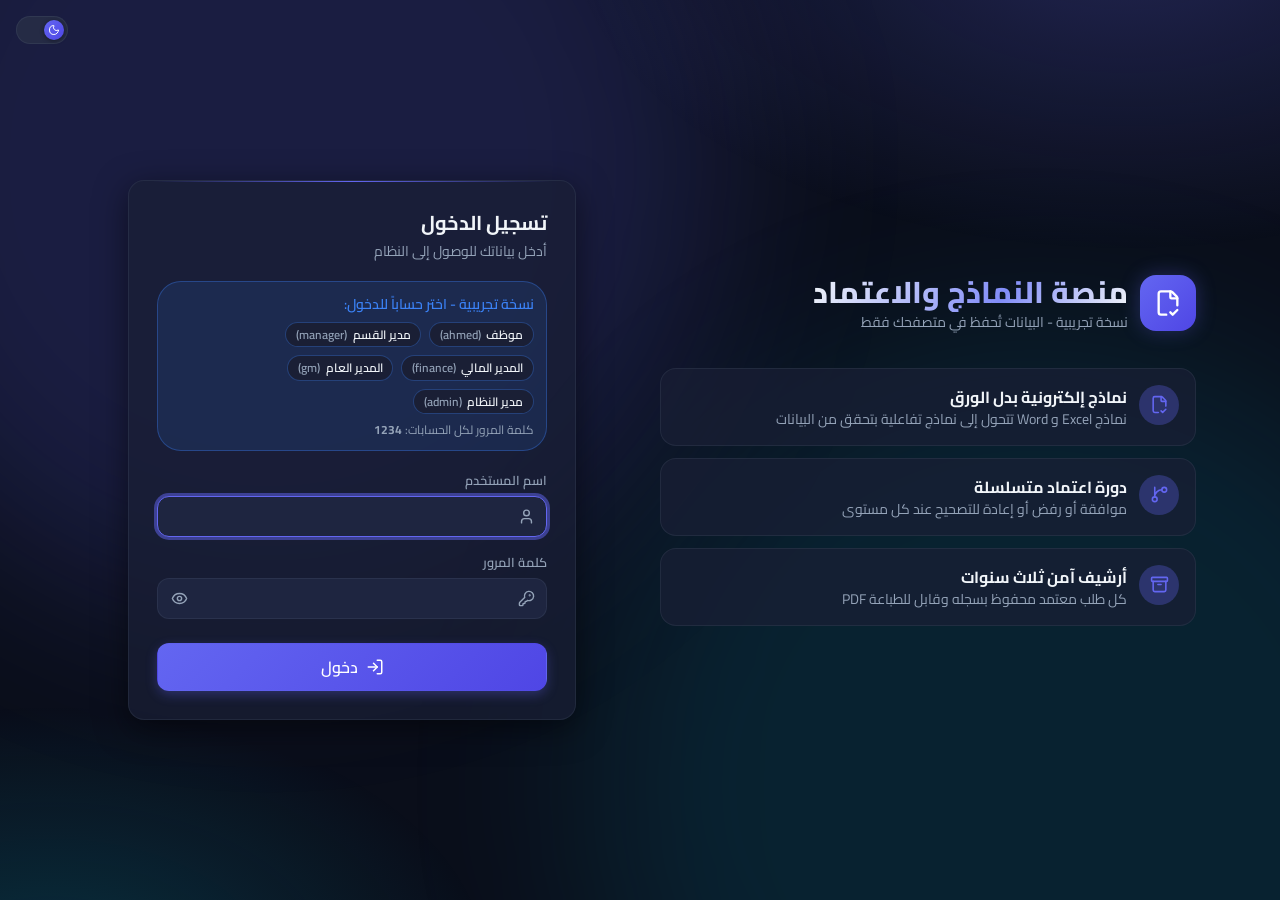
<file: index.html>
<!doctype html>
<html lang="ar" dir="rtl" data-theme="dark">
  <head>
    <meta charset="UTF-8" />
    <link rel="icon" href="./favicon.svg" />
    <meta name="viewport" content="width=device-width, initial-scale=1.0" />
    <title>منصة النماذج والاعتماد - نسخة تجريبية</title>
    <script>
      try { var t = localStorage.getItem('fa_theme'); if (t === 'light' || t === 'dark') document.documentElement.setAttribute('data-theme', t) } catch (e) {}
    </script>
    <link rel="preconnect" href="https://fonts.googleapis.com" />
    <link rel="preconnect" href="https://fonts.gstatic.com" crossorigin />
    <link href="https://fonts.googleapis.com/css2?family=Cairo:wght@300;400;500;600;700;800&family=Inter:wght@400;500;600;700&display=swap" rel="stylesheet" />
    <script type="module" crossorigin src="./assets/index-Bqmju531.js"></script>
    <link rel="stylesheet" crossorigin href="./assets/index-BE-2AgKx.css">
  </head>
  <body>
    <div id="root"></div>
  </body>
</html>
</file>
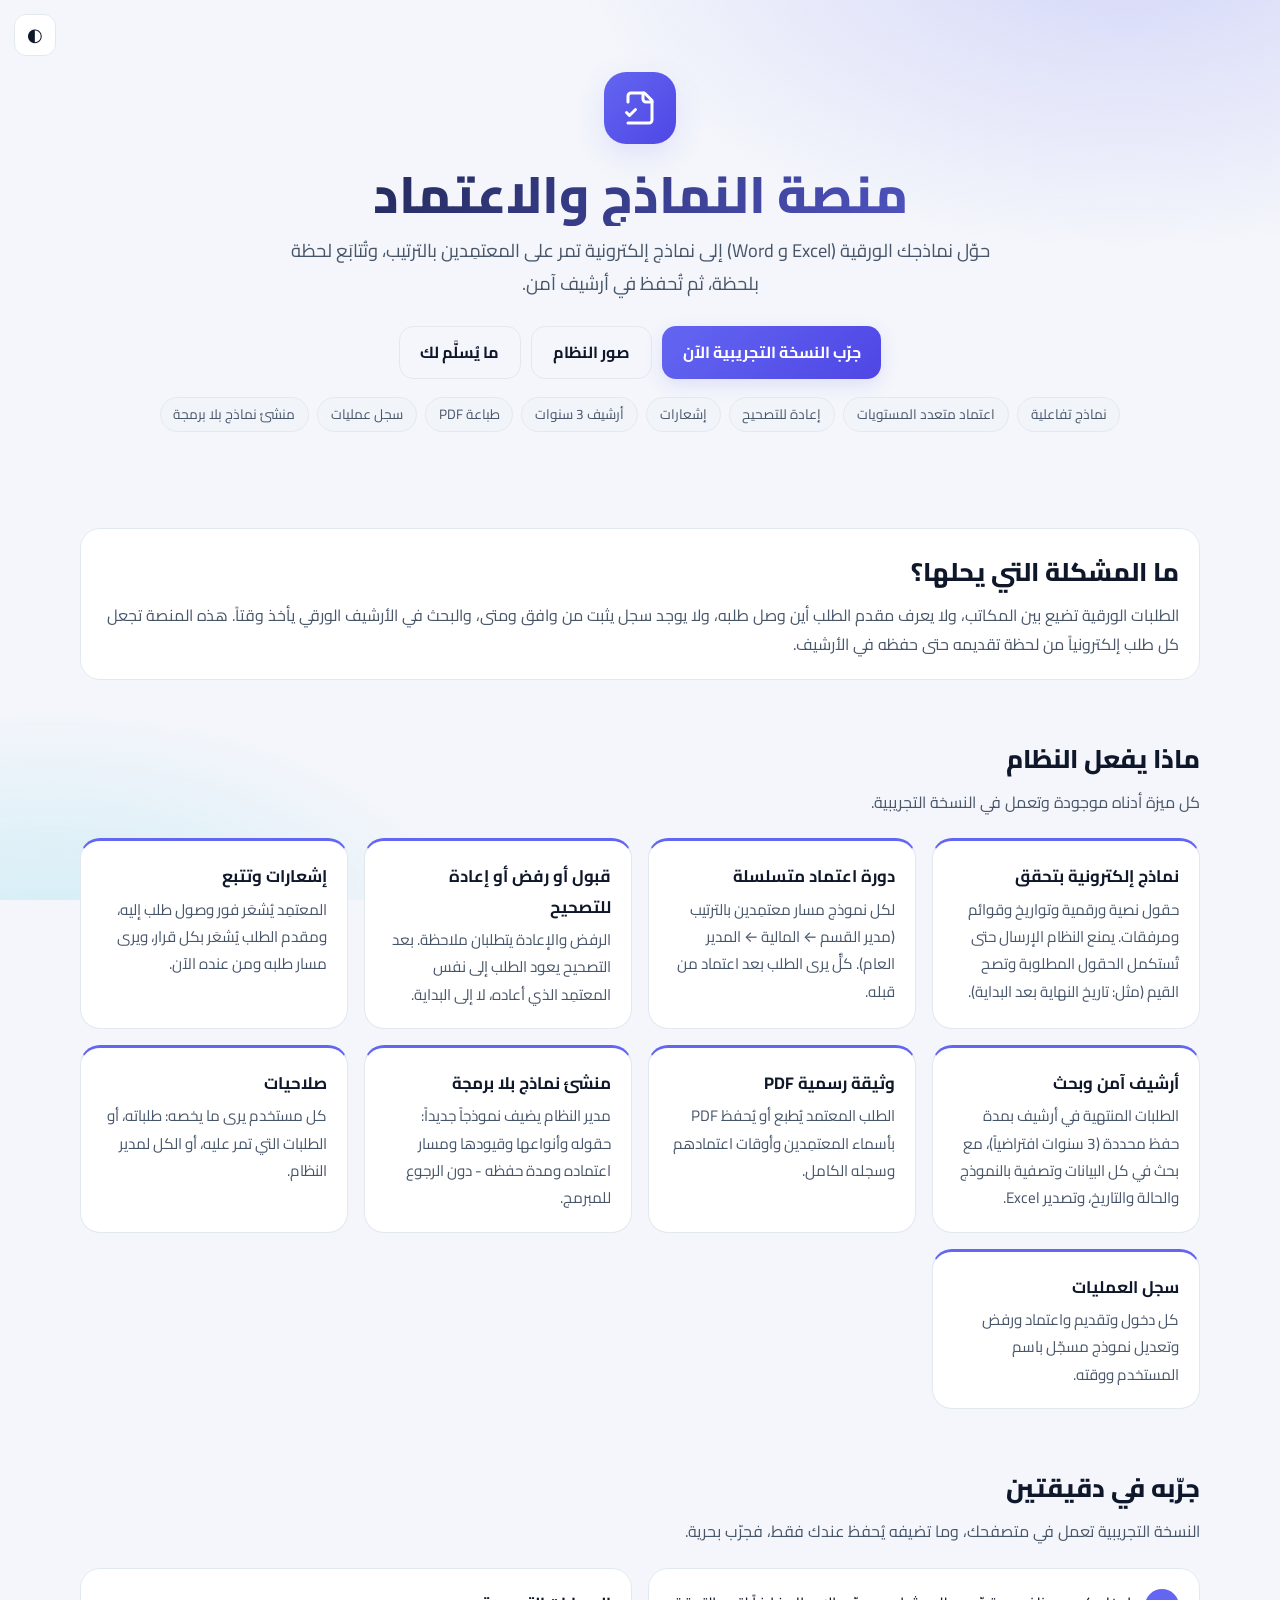
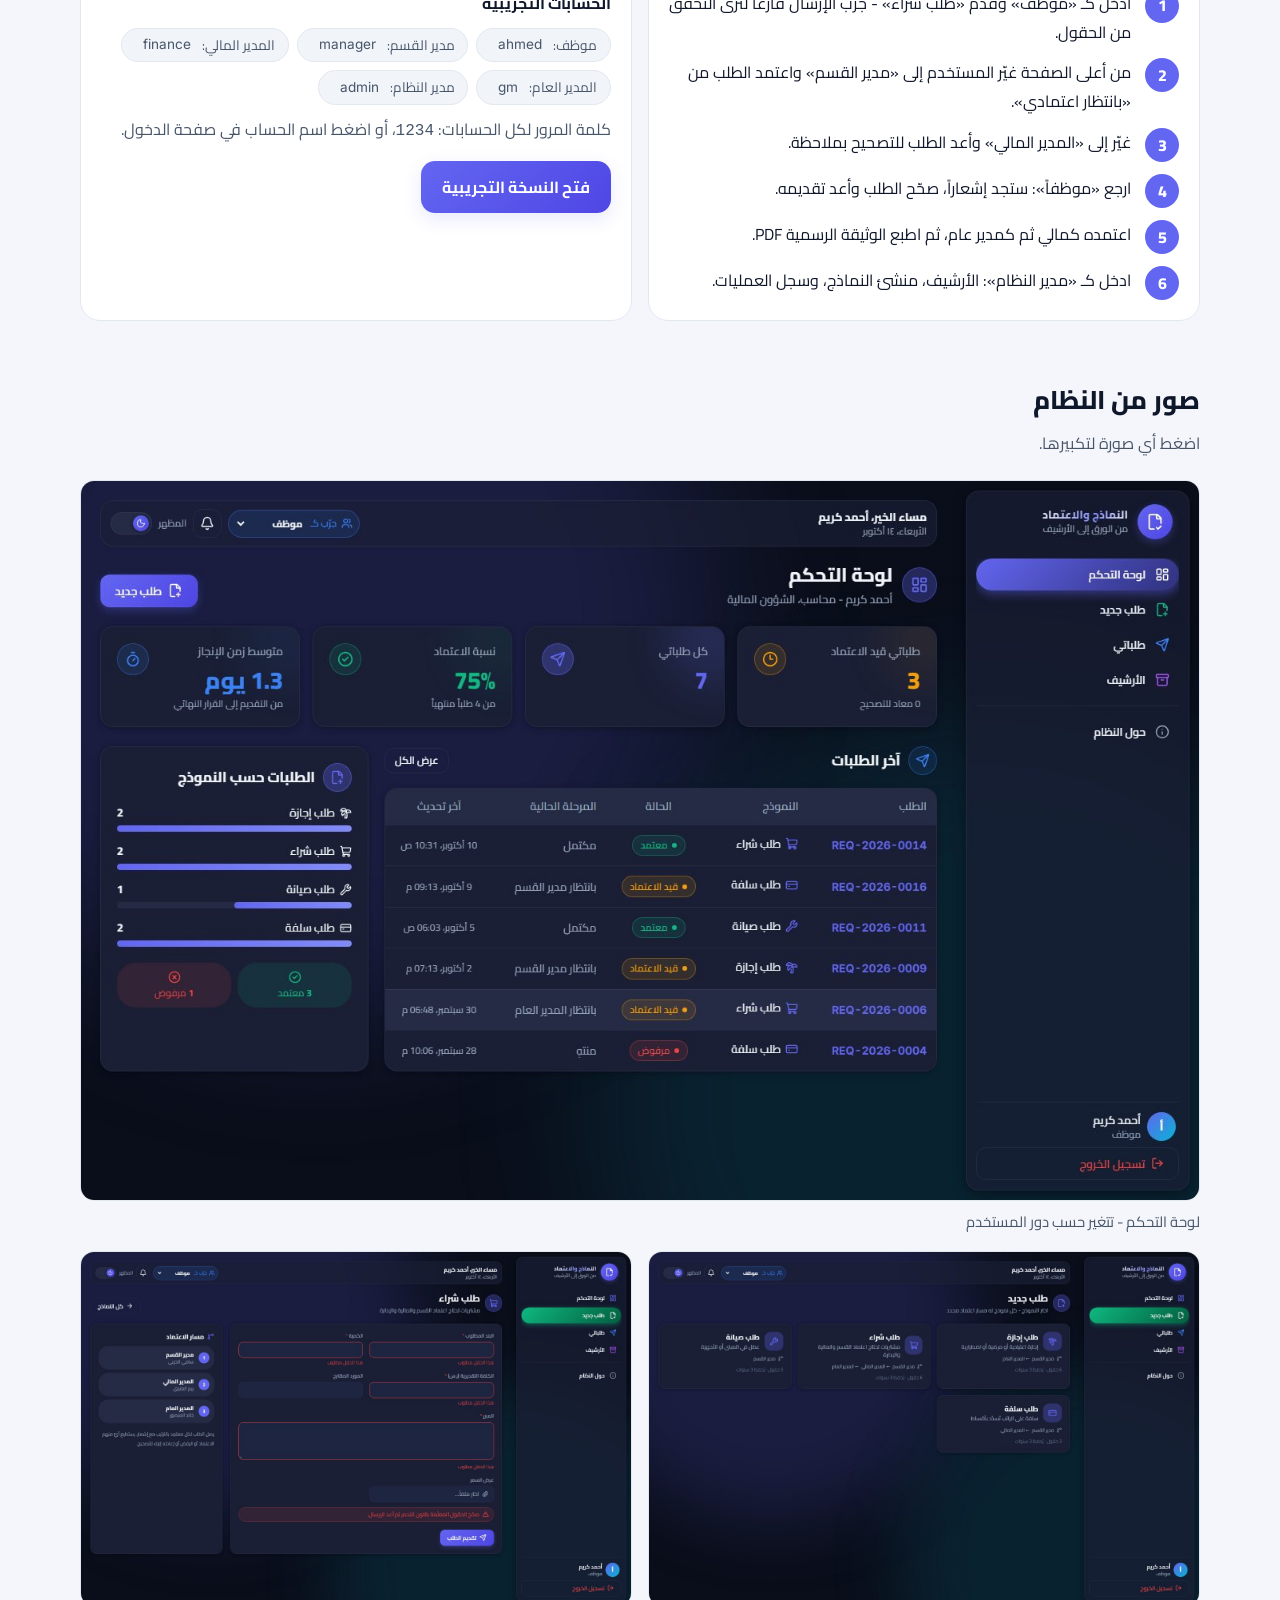
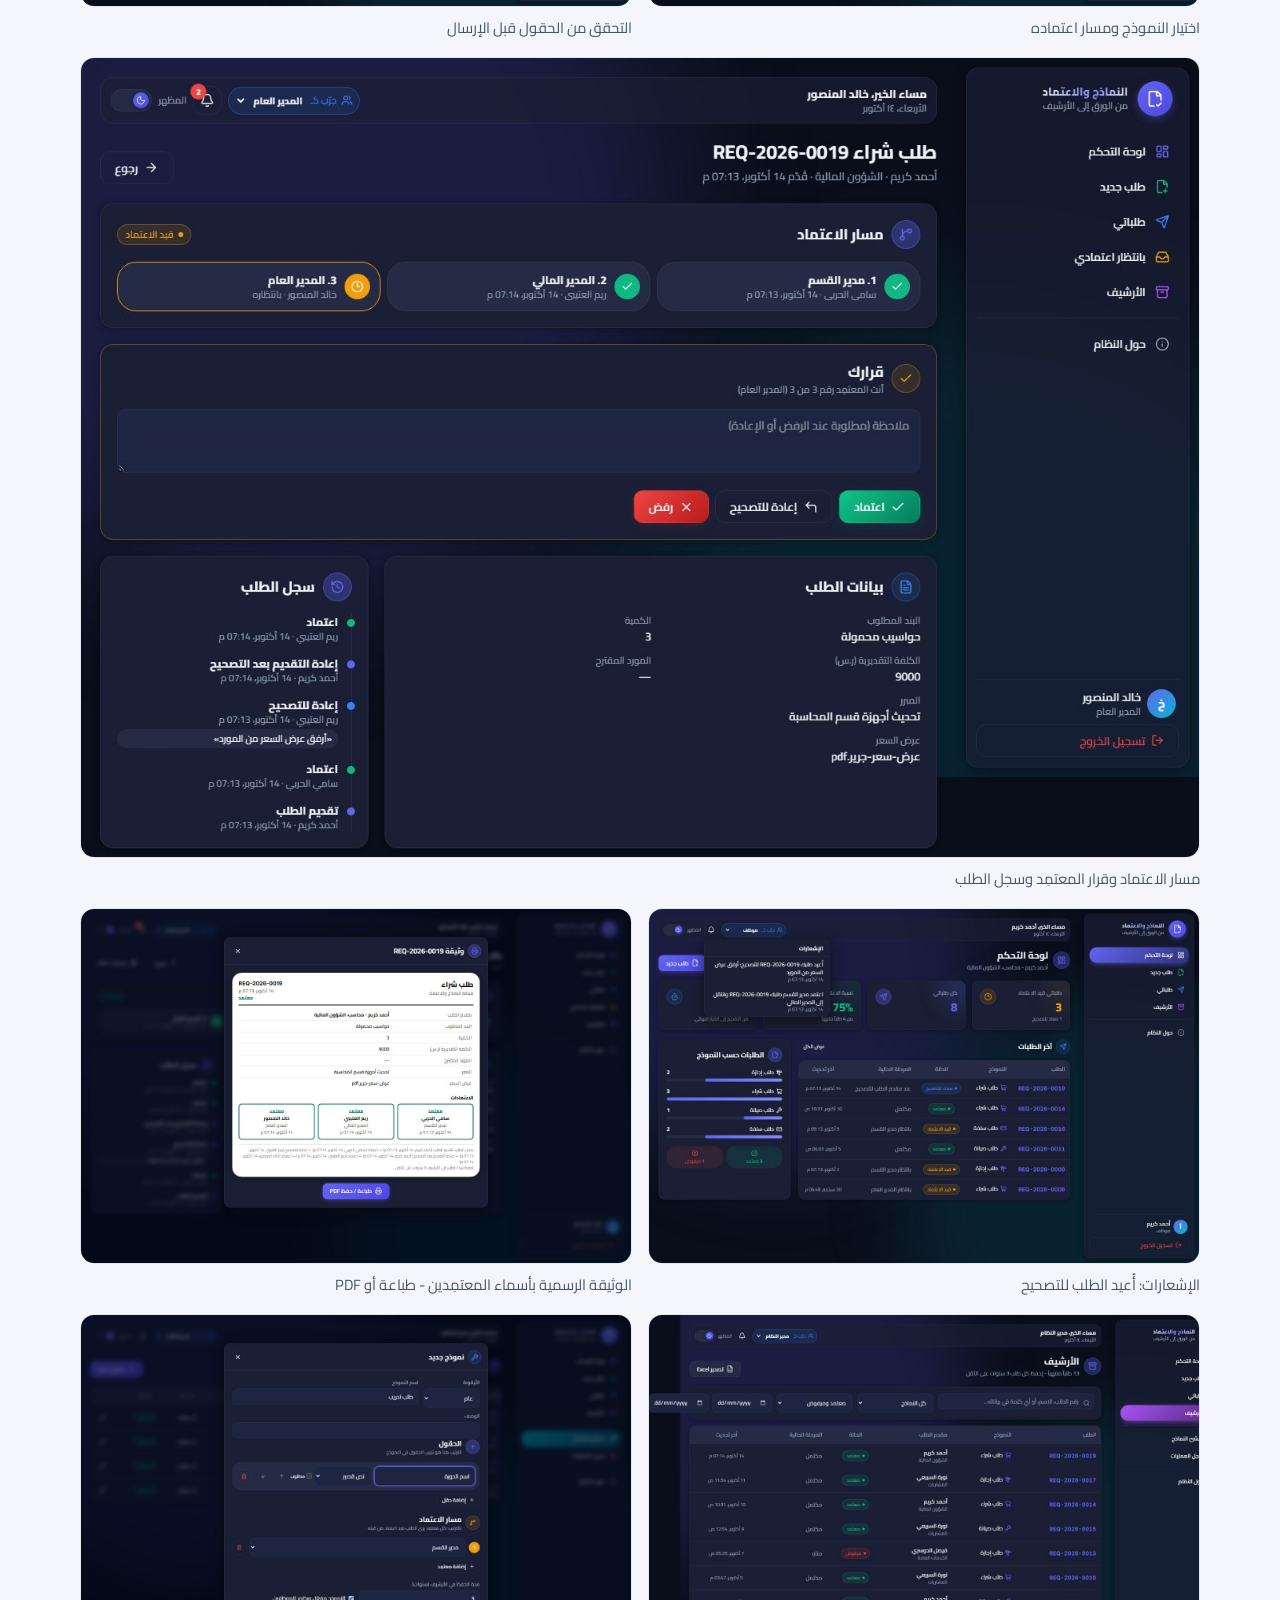
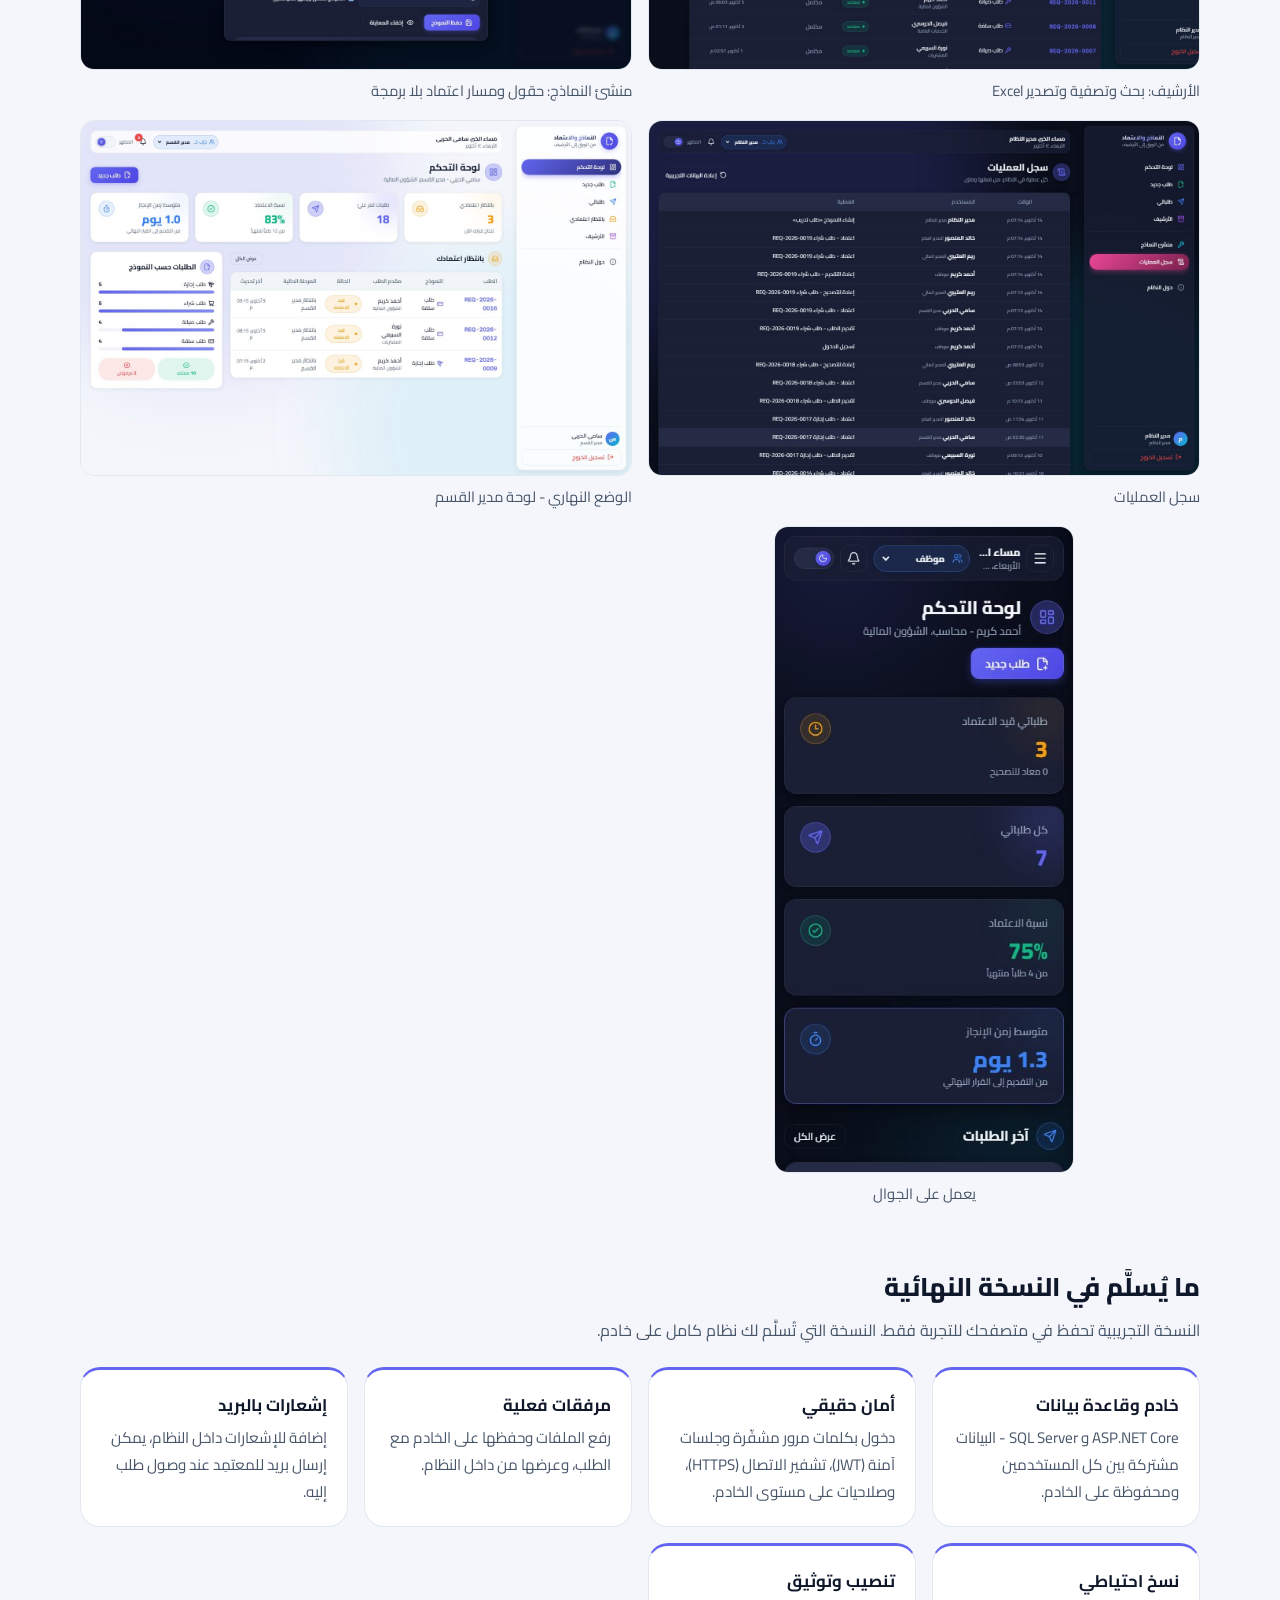
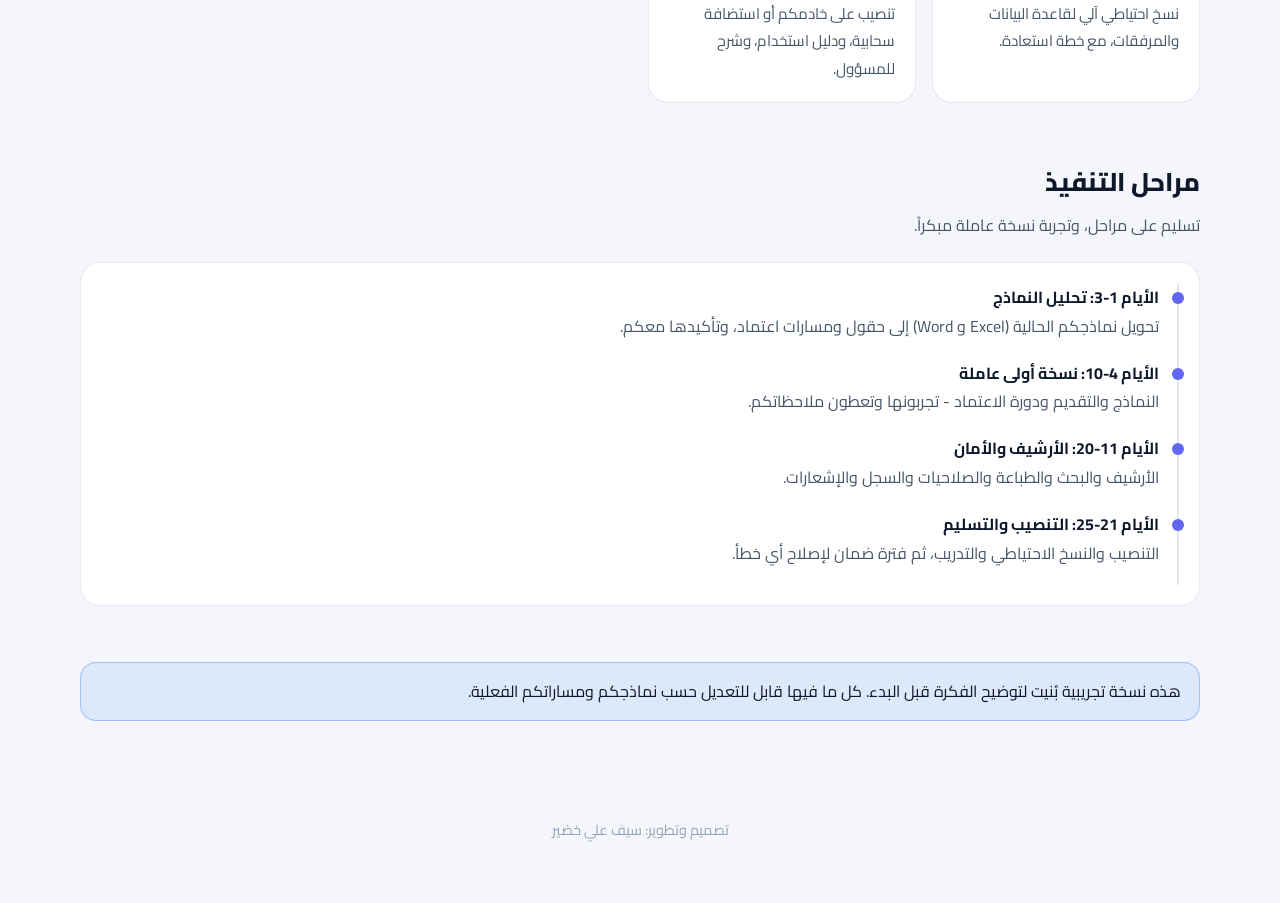
<file: showcase.html>
<!doctype html>
<html lang="ar" dir="rtl">
<head>
<meta charset="utf-8"><meta name="viewport" content="width=device-width,initial-scale=1">
<title>منصة النماذج والاعتماد | عرض النظام</title>
<meta name="description" content="حوّل نماذجك الورقية (Excel و Word) إلى نماذج إلكترونية تمر على المعتمِدين بالترتيب، وتُتابَع لحظة بلحظة، ثم تُحفظ في أرشيف آمن.">
<link rel="icon" href="favicon.svg">
<link rel="preconnect" href="https://fonts.googleapis.com"><link rel="preconnect" href="https://fonts.gstatic.com" crossorigin>
<link href="https://fonts.googleapis.com/css2?family=Cairo:wght@400;600;700;800&family=Inter:wght@500;700&display=swap" rel="stylesheet">
<style>
:root{--bg:#0a0e1a;--surface:#1a1f35;--surface-2:#252b45;--border:#2d3452;--text:#f1f5f9;--muted:#94a3b8;--faint:#64748b;
--primary:#6366f1;--primary-dark:#4f46e5;--glow:#6366f14d;--success:#10b981;--warning:#f59e0b;--info:#3b82f6}
@media (prefers-color-scheme: light){:root:not([data-theme="dark"]){--bg:#f4f6fb;--surface:#fff;--surface-2:#f1f5f9;--border:#e2e8f0;
--text:#0f172a;--muted:#475569;--faint:#94a3b8;--glow:#6366f126}}
:root[data-theme="light"]{--bg:#f4f6fb;--surface:#fff;--surface-2:#f1f5f9;--border:#e2e8f0;--text:#0f172a;--muted:#475569;--faint:#94a3b8;--glow:#6366f126}
*{box-sizing:border-box}html{scroll-behavior:smooth}
body{margin:0;background:var(--bg);color:var(--text);font:16px/1.8 Cairo,Inter,system-ui,sans-serif}
.aurora{position:fixed;inset:0;pointer-events:none;background:radial-gradient(900px 520px at 88% -8%,color-mix(in oklab,var(--primary) 22%,transparent),transparent 62%),
radial-gradient(760px 460px at 4% 108%,color-mix(in oklab,#06b6d4 16%,transparent),transparent 58%);z-index:0}
.wrap{position:relative;z-index:1;max-width:72rem;margin:0 auto;padding:0 16px}
header.hero{padding:72px 0 40px;text-align:center}
.logo{display:inline-grid;place-items:center;width:72px;height:72px;border-radius:22px;font-size:36px;color:#fff;
background:linear-gradient(135deg,var(--primary),var(--primary-dark));box-shadow:0 10px 30px var(--glow)}
h1{font-size:clamp(2rem,5vw,3.2rem);line-height:1.25;margin:18px 0 8px;font-weight:800;
background:linear-gradient(135deg,var(--text),var(--primary));-webkit-background-clip:text;background-clip:text;color:transparent}
.lead{font-size:1.15rem;color:var(--muted);max-width:46rem;margin:0 auto}
.cta{display:flex;flex-wrap:wrap;gap:10px;justify-content:center;margin-top:26px}
.btn{display:inline-flex;align-items:center;gap:8px;padding:.7rem 1.3rem;border-radius:14px;font-weight:700;text-decoration:none;border:1px solid var(--border);color:var(--text)}
.btn.primary{background:linear-gradient(135deg,var(--primary),var(--primary-dark));color:#fff;border:0;box-shadow:0 6px 18px var(--glow)}
.chips{display:flex;flex-wrap:wrap;gap:8px;justify-content:center;margin-top:18px}
.chip{padding:.25rem .8rem;border-radius:999px;background:var(--surface-2);border:1px solid var(--border);font-size:.85rem;color:var(--muted)}
section{margin:56px 0}h2{font-size:1.6rem;margin:0 0 6px;font-weight:800}.sub{color:var(--muted);margin:0 0 22px}
.grid{display:grid;gap:16px}.g2{grid-template-columns:repeat(auto-fit,minmax(280px,1fr))}.g3{grid-template-columns:repeat(auto-fit,minmax(230px,1fr))}.gal{grid-template-columns:repeat(auto-fit,minmax(min(100%,460px),1fr));align-items:start}
.card{background:var(--surface);border:1px solid var(--border);border-radius:20px;padding:20px}
.feat{border-top:3px solid var(--primary)}.feat h3{margin:0 0 4px;font-size:1.05rem}.feat p{margin:0;color:var(--muted);font-size:.95rem}
.steps{counter-reset:s;list-style:none;padding:0;margin:0;display:grid;gap:12px}
.steps li{counter-increment:s;display:flex;gap:14px;align-items:flex-start}
.steps li::before{content:counter(s);flex:none;display:grid;place-items:center;width:34px;height:34px;border-radius:50%;background:var(--primary);color:#fff;font-weight:800}
.acc{display:flex;flex-wrap:wrap;gap:8px;margin-top:10px}.acc code{direction:ltr;unicode-bidi:embed;background:var(--surface-2);padding:.15rem .5rem;border-radius:8px;font-family:Inter,monospace}
figure{margin:0}.shot{display:block;width:100%;border-radius:14px;border:1px solid var(--border);cursor:zoom-in;background:var(--surface-2)}
figcaption{color:var(--muted);font-size:.92rem;margin-top:8px}
.tl{list-style:none;padding:0;margin:0;border-inline-start:2px solid var(--border)}
.tl li{position:relative;padding:0 18px 18px}.tl li::before{content:"";position:absolute;inset-inline-start:-7px;top:9px;width:12px;height:12px;border-radius:50%;background:var(--primary)}
.tl b{display:block}.tl span{color:var(--muted)}
.note{border:1px solid color-mix(in oklab,var(--info) 40%,transparent);background:color-mix(in oklab,var(--info) 12%,transparent);color:var(--text);border-radius:16px;padding:14px 18px}
footer{color:var(--faint);text-align:center;padding:40px 0 60px;font-size:.9rem}
.toggle{position:fixed;top:14px;left:14px;z-index:5;width:42px;height:42px;border-radius:12px;border:1px solid var(--border);background:var(--surface);color:var(--text);cursor:pointer;font-size:18px}
#lb{position:fixed;inset:0;background:#000c;display:none;place-items:center;z-index:10;padding:16px;cursor:zoom-out}#lb img{max-width:100%;max-height:100%;border-radius:12px}
@media (prefers-reduced-motion:no-preference){.card,figure{animation:rise .5s ease-out both}}@keyframes rise{from{opacity:0;transform:translateY(10px)}}
</style>
</head>
<body>
<div class="aurora" aria-hidden="true"></div>
<button class="toggle" aria-label="تبديل المظهر">◐</button>
<div class="wrap">
<header class="hero">
  <div class="logo" aria-hidden="true"><svg width="36" height="36" viewBox="0 0 24 24" fill="none" stroke="currentColor" stroke-width="2" stroke-linecap="round" stroke-linejoin="round"><path d="M4 22h14a2 2 0 0 0 2-2V7l-5-5H6a2 2 0 0 0-2 2v4"/><path d="M14 2v4a2 2 0 0 0 2 2h4"/><path d="m3 15 2 2 4-4"/></svg></div>
  <h1>منصة النماذج والاعتماد</h1>
  <p class="lead">حوّل نماذجك الورقية (Excel و Word) إلى نماذج إلكترونية تمر على المعتمِدين بالترتيب، وتُتابَع لحظة بلحظة، ثم تُحفظ في أرشيف آمن.</p>
  <div class="cta"><a class="btn primary" href="./#/login">جرّب النسخة التجريبية الآن</a><a class="btn" href="#screens">صور النظام</a><a class="btn" href="#delivery">ما يُسلَّم لك</a></div>
  <div class="chips"><span class="chip">نماذج تفاعلية</span><span class="chip">اعتماد متعدد المستويات</span><span class="chip">إعادة للتصحيح</span><span class="chip">إشعارات</span><span class="chip">أرشيف 3 سنوات</span><span class="chip">طباعة PDF</span><span class="chip">سجل عمليات</span><span class="chip">منشئ نماذج بلا برمجة</span></div>
</header>

<section aria-labelledby="h-problem"><div class="card"><h2 id="h-problem">ما المشكلة التي يحلها؟</h2><p class="sub" style="margin:0">الطلبات الورقية تضيع بين المكاتب، ولا يعرف مقدم الطلب أين وصل طلبه، ولا يوجد سجل يثبت من وافق ومتى، والبحث في الأرشيف الورقي يأخذ وقتاً. هذه المنصة تجعل كل طلب إلكترونياً من لحظة تقديمه حتى حفظه في الأرشيف.</p></div></section>

<section aria-labelledby="h-feat"><h2 id="h-feat">ماذا يفعل النظام</h2><p class="sub">كل ميزة أدناه موجودة وتعمل في النسخة التجريبية.</p><div class="grid g3"><div class="card feat"><h3>نماذج إلكترونية بتحقق</h3><p>حقول نصية ورقمية وتواريخ وقوائم ومرفقات. يمنع النظام الإرسال حتى تُستكمل الحقول المطلوبة وتصح القيم (مثل: تاريخ النهاية بعد البداية).</p></div><div class="card feat"><h3>دورة اعتماد متسلسلة</h3><p>لكل نموذج مسار معتمِدين بالترتيب (مدير القسم ← المالية ← المدير العام). كلٌّ يرى الطلب بعد اعتماد من قبله.</p></div><div class="card feat"><h3>قبول أو رفض أو إعادة للتصحيح</h3><p>الرفض والإعادة يتطلبان ملاحظة. بعد التصحيح يعود الطلب إلى نفس المعتمِد الذي أعاده، لا إلى البداية.</p></div><div class="card feat"><h3>إشعارات وتتبع</h3><p>المعتمِد يُشعَر فور وصول طلب إليه، ومقدم الطلب يُشعَر بكل قرار، ويرى مسار طلبه ومن عنده الآن.</p></div><div class="card feat"><h3>أرشيف آمن وبحث</h3><p>الطلبات المنتهية في أرشيف بمدة حفظ محددة (3 سنوات افتراضياً)، مع بحث في كل البيانات وتصفية بالنموذج والحالة والتاريخ، وتصدير Excel.</p></div><div class="card feat"><h3>وثيقة رسمية PDF</h3><p>الطلب المعتمد يُطبع أو يُحفظ PDF بأسماء المعتمِدين وأوقات اعتمادهم وسجله الكامل.</p></div><div class="card feat"><h3>منشئ نماذج بلا برمجة</h3><p>مدير النظام يضيف نموذجاً جديداً: حقوله وأنواعها وقيودها ومسار اعتماده ومدة حفظه - دون الرجوع للمبرمج.</p></div><div class="card feat"><h3>صلاحيات</h3><p>كل مستخدم يرى ما يخصه: طلباته، أو الطلبات التي تمر عليه، أو الكل لمدير النظام.</p></div><div class="card feat"><h3>سجل العمليات</h3><p>كل دخول وتقديم واعتماد ورفض وتعديل نموذج مسجّل باسم المستخدم ووقته.</p></div></div></section>

<section aria-labelledby="h-try"><h2 id="h-try">جرّبه في دقيقتين</h2><p class="sub">النسخة التجريبية تعمل في متصفحك، وما تضيفه يُحفظ عندك فقط، فجرّب بحرية.</p>
<div class="grid g2"><div class="card"><ol class="steps"><li><div>ادخل كـ «موظف» وقدّم «طلب شراء» - جرّب الإرسال فارغاً لترى التحقق من الحقول.</div></li><li><div>من أعلى الصفحة غيّر المستخدم إلى «مدير القسم» واعتمد الطلب من «بانتظار اعتمادي».</div></li><li><div>غيّر إلى «المدير المالي» وأعد الطلب للتصحيح بملاحظة.</div></li><li><div>ارجع «موظفاً»: ستجد إشعاراً، صحّح الطلب وأعد تقديمه.</div></li><li><div>اعتمده كمالي ثم كمدير عام، ثم اطبع الوثيقة الرسمية PDF.</div></li><li><div>ادخل كـ «مدير النظام»: الأرشيف، منشئ النماذج، وسجل العمليات.</div></li></ol></div>
<div class="card"><b>الحسابات التجريبية</b><div class="acc"><span class="chip">موظف: <code>ahmed</code></span><span class="chip">مدير القسم: <code>manager</code></span><span class="chip">المدير المالي: <code>finance</code></span><span class="chip">المدير العام: <code>gm</code></span><span class="chip">مدير النظام: <code>admin</code></span></div><p class="sub" style="margin:10px 0 0">كلمة المرور لكل الحسابات: <code style="direction:ltr;unicode-bidi:embed">1234</code>، أو اضغط اسم الحساب في صفحة الدخول.</p>
<p style="margin-top:16px"><a class="btn primary" href="./#/login">فتح النسخة التجريبية</a></p></div></div></section>

<section id="screens" aria-labelledby="h-screens"><h2 id="h-screens">صور من النظام</h2><p class="sub">اضغط أي صورة لتكبيرها.</p><div class="grid gal"><figure style="grid-column:1/-1"><img class="shot" loading="lazy" src="showcase/01.jpg" alt="لوحة التحكم - تتغير حسب دور المستخدم" style=""><figcaption style="">لوحة التحكم - تتغير حسب دور المستخدم</figcaption></figure><figure style=""><img class="shot" loading="lazy" src="showcase/02.jpg" alt="اختيار النموذج ومسار اعتماده" style=""><figcaption style="">اختيار النموذج ومسار اعتماده</figcaption></figure><figure style=""><img class="shot" loading="lazy" src="showcase/03.jpg" alt="التحقق من الحقول قبل الإرسال" style=""><figcaption style="">التحقق من الحقول قبل الإرسال</figcaption></figure><figure style="grid-column:1/-1"><img class="shot" loading="lazy" src="showcase/04.jpg" alt="مسار الاعتماد وقرار المعتمِد وسجل الطلب" style=""><figcaption style="">مسار الاعتماد وقرار المعتمِد وسجل الطلب</figcaption></figure><figure style=""><img class="shot" loading="lazy" src="showcase/05.jpg" alt="الإشعارات: أُعيد الطلب للتصحيح" style=""><figcaption style="">الإشعارات: أُعيد الطلب للتصحيح</figcaption></figure><figure style=""><img class="shot" loading="lazy" src="showcase/06.jpg" alt="الوثيقة الرسمية بأسماء المعتمِدين - طباعة أو PDF" style=""><figcaption style="">الوثيقة الرسمية بأسماء المعتمِدين - طباعة أو PDF</figcaption></figure><figure style=""><img class="shot" loading="lazy" src="showcase/07.jpg" alt="الأرشيف: بحث وتصفية وتصدير Excel" style=""><figcaption style="">الأرشيف: بحث وتصفية وتصدير Excel</figcaption></figure><figure style=""><img class="shot" loading="lazy" src="showcase/08.jpg" alt="منشئ النماذج: حقول ومسار اعتماد بلا برمجة" style=""><figcaption style="">منشئ النماذج: حقول ومسار اعتماد بلا برمجة</figcaption></figure><figure style=""><img class="shot" loading="lazy" src="showcase/09.jpg" alt="سجل العمليات" style=""><figcaption style="">سجل العمليات</figcaption></figure><figure style=""><img class="shot" loading="lazy" src="showcase/10.jpg" alt="الوضع النهاري - لوحة مدير القسم" style=""><figcaption style="">الوضع النهاري - لوحة مدير القسم</figcaption></figure><figure style=""><img class="shot" loading="lazy" src="showcase/11.jpg" alt="يعمل على الجوال" style="max-width:300px;margin-inline:auto"><figcaption style="text-align:center">يعمل على الجوال</figcaption></figure></div></section>

<section id="delivery" aria-labelledby="h-del"><h2 id="h-del">ما يُسلَّم في النسخة النهائية</h2><p class="sub">النسخة التجريبية تحفظ في متصفحك للتجربة فقط. النسخة التي تُسلَّم لك نظام كامل على خادم.</p><div class="grid g3"><div class="card feat"><h3>خادم وقاعدة بيانات</h3><p>ASP.NET Core و SQL Server - البيانات مشتركة بين كل المستخدمين ومحفوظة على الخادم.</p></div><div class="card feat"><h3>أمان حقيقي</h3><p>دخول بكلمات مرور مشفّرة وجلسات آمنة (JWT)، تشفير الاتصال (HTTPS)، وصلاحيات على مستوى الخادم.</p></div><div class="card feat"><h3>مرفقات فعلية</h3><p>رفع الملفات وحفظها على الخادم مع الطلب، وعرضها من داخل النظام.</p></div><div class="card feat"><h3>إشعارات بالبريد</h3><p>إضافة للإشعارات داخل النظام، يمكن إرسال بريد للمعتمِد عند وصول طلب إليه.</p></div><div class="card feat"><h3>نسخ احتياطي</h3><p>نسخ احتياطي آلي لقاعدة البيانات والمرفقات، مع خطة استعادة.</p></div><div class="card feat"><h3>تنصيب وتوثيق</h3><p>تنصيب على خادمكم أو استضافة سحابية، ودليل استخدام، وشرح للمسؤول.</p></div></div></section>

<section aria-labelledby="h-ph"><h2 id="h-ph">مراحل التنفيذ</h2><p class="sub">تسليم على مراحل، وتجربة نسخة عاملة مبكراً.</p><div class="card"><ol class="tl"><li><b>الأيام 1-3: تحليل النماذج</b><span>تحويل نماذجكم الحالية (Excel و Word) إلى حقول ومسارات اعتماد، وتأكيدها معكم.</span></li><li><b>الأيام 4-10: نسخة أولى عاملة</b><span>النماذج والتقديم ودورة الاعتماد - تجربونها وتعطون ملاحظاتكم.</span></li><li><b>الأيام 11-20: الأرشيف والأمان</b><span>الأرشيف والبحث والطباعة والصلاحيات والسجل والإشعارات.</span></li><li><b>الأيام 21-25: التنصيب والتسليم</b><span>التنصيب والنسخ الاحتياطي والتدريب، ثم فترة ضمان لإصلاح أي خطأ.</span></li></ol></div></section>

<section><div class="note">هذه نسخة تجريبية بُنيت لتوضيح الفكرة قبل البدء. كل ما فيها قابل للتعديل حسب نماذجكم ومساراتكم الفعلية.</div></section>
</div>
<footer>تصميم وتطوير: سيف علي خضير</footer>
<div id="lb" role="dialog" aria-label="صورة مكبّرة"><img alt=""></div>
<script>
const r=document.documentElement,k='showcase_theme';try{const t=localStorage.getItem(k);if(t)r.dataset.theme=t}catch(e){}
document.querySelector('.toggle').onclick=()=>{const dark=getComputedStyle(r).getPropertyValue('--bg').trim()==='#0a0e1a';r.dataset.theme=dark?'light':'dark';try{localStorage.setItem(k,r.dataset.theme)}catch(e){}};
const lb=document.getElementById('lb'),li=lb.querySelector('img');document.querySelectorAll('.shot').forEach(i=>i.onclick=()=>{li.src=i.src;li.alt=i.alt;lb.style.display='grid'});lb.onclick=()=>lb.style.display='none';
addEventListener('keydown',e=>{if(e.key==='Escape')lb.style.display='none'});
</script>
</body>
</html>
</file>
<file: assets/index-BE-2AgKx.css>
/*! tailwindcss v4.3.3 | MIT License | https://tailwindcss.com */
@layer properties{@supports (((-webkit-hyphens:none)) and (not (margin-trim:inline))) or ((-moz-orient:inline) and (not (color:rgb(from red r g b)))){*,:before,:after,::backdrop{--tw-translate-x:0;--tw-translate-y:0;--tw-translate-z:0;--tw-rotate-x:initial;--tw-rotate-y:initial;--tw-rotate-z:initial;--tw-skew-x:initial;--tw-skew-y:initial;--tw-border-style:solid;--tw-leading:initial;--tw-font-weight:initial;--tw-tracking:initial;--tw-ordinal:initial;--tw-slashed-zero:initial;--tw-numeric-figure:initial;--tw-numeric-spacing:initial;--tw-numeric-fraction:initial;--tw-shadow:0 0 #0000;--tw-shadow-color:initial;--tw-shadow-alpha:100%;--tw-inset-shadow:0 0 #0000;--tw-inset-shadow-color:initial;--tw-inset-shadow-alpha:100%;--tw-ring-color:initial;--tw-ring-shadow:0 0 #0000;--tw-inset-ring-color:initial;--tw-inset-ring-shadow:0 0 #0000;--tw-ring-inset:initial;--tw-ring-offset-width:0px;--tw-ring-offset-color:#fff;--tw-ring-offset-shadow:0 0 #0000;--tw-blur:initial;--tw-brightness:initial;--tw-contrast:initial;--tw-grayscale:initial;--tw-hue-rotate:initial;--tw-invert:initial;--tw-opacity:initial;--tw-saturate:initial;--tw-sepia:initial;--tw-drop-shadow:initial;--tw-drop-shadow-color:initial;--tw-drop-shadow-alpha:100%;--tw-drop-shadow-size:initial;--tw-backdrop-blur:initial;--tw-backdrop-brightness:initial;--tw-backdrop-contrast:initial;--tw-backdrop-grayscale:initial;--tw-backdrop-hue-rotate:initial;--tw-backdrop-invert:initial;--tw-backdrop-opacity:initial;--tw-backdrop-saturate:initial;--tw-backdrop-sepia:initial;--tw-duration:initial;--tw-ease:initial;--tw-scale-x:1;--tw-scale-y:1;--tw-scale-z:1}}}@layer theme{:root,:host{--font-sans:"Cairo", "Inter", system-ui, -apple-system, "Segoe UI", sans-serif;--font-mono:ui-monospace, SFMono-Regular, Menlo, Monaco, Consolas, "Liberation Mono", "Courier New", monospace;--color-amber-100:oklch(96.2% .059 95.617);--color-amber-300:oklch(87.9% .169 91.605);--color-black:#000;--color-white:#fff;--spacing:.25rem;--container-sm:24rem;--container-md:28rem;--container-2xl:42rem;--container-5xl:64rem;--container-6xl:72rem;--text-xs:.75rem;--text-xs--line-height:calc(1 / .75);--text-sm:.875rem;--text-sm--line-height:calc(1.25 / .875);--text-base:1rem;--text-base--line-height:calc(1.5 / 1);--text-lg:1.125rem;--text-lg--line-height:calc(1.75 / 1.125);--text-xl:1.25rem;--text-xl--line-height:calc(1.75 / 1.25);--text-2xl:1.5rem;--text-2xl--line-height:calc(2 / 1.5);--text-3xl:1.875rem;--text-3xl--line-height:calc(2.25 / 1.875);--text-4xl:2.25rem;--text-4xl--line-height:calc(2.5 / 2.25);--text-6xl:3.75rem;--text-6xl--line-height:1;--font-weight-medium:500;--font-weight-semibold:600;--font-weight-bold:700;--font-weight-extrabold:800;--tracking-wide:.025em;--leading-tight:1.25;--radius-md:.375rem;--radius-lg:.5rem;--radius-xl:.75rem;--radius-2xl:1rem;--shadow-sm:0 1px 3px 0 #0000001a, 0 1px 2px -1px #0000001a;--shadow-md:0 4px 6px -1px #0000001a, 0 2px 4px -2px #0000001a;--shadow-lg:0 10px 15px -3px #0000001a, 0 4px 6px -4px #0000001a;--ease-out:cubic-bezier(0, 0, .2, 1);--animate-spin:spin 1s linear infinite;--blur-md:12px;--default-transition-duration:.15s;--default-transition-timing-function:cubic-bezier(.4, 0, .2, 1);--default-font-family:var(--font-sans);--default-mono-font-family:var(--font-mono)}}@layer base{*,:after,:before,::backdrop{box-sizing:border-box;border:0 solid;margin:0;padding:0}::file-selector-button{box-sizing:border-box;border:0 solid;margin:0;padding:0}html,:host{-webkit-text-size-adjust:100%;tab-size:4;line-height:1.5;font-family:var(--default-font-family,-apple-system, BlinkMacSystemFont, "Segoe UI", Roboto, "Helvetica Neue", "Noto Sans", Arial, sans-serif, "Apple Color Emoji", "Segoe UI Emoji", "Segoe UI Symbol", "Noto Color Emoji");font-feature-settings:var(--default-font-feature-settings,normal);font-variation-settings:var(--default-font-variation-settings,normal);-webkit-tap-highlight-color:transparent}hr{height:0;color:inherit;border-top-width:1px}abbr:where([title]){-webkit-text-decoration:underline dotted;text-decoration:underline dotted}h1,h2,h3,h4,h5,h6{font-size:inherit;font-weight:inherit}a{color:inherit;-webkit-text-decoration:inherit;-webkit-text-decoration:inherit;-webkit-text-decoration:inherit;-webkit-text-decoration:inherit;text-decoration:inherit}b,strong{font-weight:bolder}code,kbd,samp,pre{font-family:var(--default-mono-font-family,ui-monospace, SFMono-Regular, Menlo, Monaco, Consolas, "Liberation Mono", "Courier New", monospace);font-feature-settings:var(--default-mono-font-feature-settings,normal);font-variation-settings:var(--default-mono-font-variation-settings,normal);font-size:1em}small{font-size:80%}sub,sup{vertical-align:baseline;font-size:75%;line-height:0;position:relative}sub{bottom:-.25em}sup{top:-.5em}table{text-indent:0;border-color:inherit;border-collapse:collapse}:-moz-focusring:where(:not(iframe)){outline:auto}progress{vertical-align:baseline}summary{display:list-item}ol,ul,menu{list-style:none}img,svg,video,canvas,audio,iframe,embed,object{vertical-align:middle;display:block}img,video{max-width:100%;height:auto}button,input,select,optgroup,textarea{font:inherit;font-feature-settings:inherit;font-variation-settings:inherit;letter-spacing:inherit;color:inherit;opacity:1;background-color:#0000;border-radius:0}::file-selector-button{font:inherit;font-feature-settings:inherit;font-variation-settings:inherit;letter-spacing:inherit;color:inherit;opacity:1;background-color:#0000;border-radius:0}:where(select:is([multiple],[size])) optgroup{font-weight:bolder}:where(select:is([multiple],[size])) optgroup option{padding-inline-start:20px}::file-selector-button{margin-inline-end:4px}::placeholder{opacity:1}@supports (not ((-webkit-appearance:-apple-pay-button))) or (contain-intrinsic-size:1px){::placeholder{color:currentColor}@supports (color:color-mix(in lab, red, red)){::placeholder{color:color-mix(in oklab, currentcolor 50%, transparent)}}}textarea{resize:vertical}::-webkit-search-decoration{-webkit-appearance:none}::-webkit-date-and-time-value{min-height:1lh;text-align:inherit}::-webkit-datetime-edit{display:inline-flex}::-webkit-datetime-edit-fields-wrapper{padding:0}::-webkit-datetime-edit{padding-block:0}::-webkit-datetime-edit-year-field{padding-block:0}::-webkit-datetime-edit-month-field{padding-block:0}::-webkit-datetime-edit-day-field{padding-block:0}::-webkit-datetime-edit-hour-field{padding-block:0}::-webkit-datetime-edit-minute-field{padding-block:0}::-webkit-datetime-edit-second-field{padding-block:0}::-webkit-datetime-edit-millisecond-field{padding-block:0}::-webkit-datetime-edit-meridiem-field{padding-block:0}::-webkit-calendar-picker-indicator{line-height:1}:-moz-ui-invalid{box-shadow:none}button,input:where([type=button],[type=reset],[type=submit]){appearance:button}::file-selector-button{appearance:button}::-webkit-inner-spin-button{height:auto}::-webkit-outer-spin-button{height:auto}[hidden]:where(:not([hidden=until-found])){display:none!important}}@layer components{.card{background:var(--surface);border:1px solid var(--border);border-radius:var(--radius-lg);box-shadow:var(--shadow-sm);transition:border-color var(--transition-fast), box-shadow var(--transition-fast), background var(--transition-normal)}.btn{border-radius:var(--radius-md);cursor:pointer;transition:all var(--transition-fast);white-space:nowrap;border:1px solid #0000;justify-content:center;align-items:center;gap:.5rem;padding:.55rem 1.1rem;font-size:.9rem;font-weight:600;display:inline-flex}.btn:disabled{opacity:.55;cursor:not-allowed}.btn:focus-visible{box-shadow:0 0 0 3px var(--border-focus);outline:none}.btn-primary{background:linear-gradient(135deg, var(--primary), var(--primary-dark));color:#fff;box-shadow:0 4px 12px var(--primary-glow)}.btn-primary:hover:not(:disabled){box-shadow:var(--shadow-glow);filter:brightness(1.06)}.btn-ghost{color:var(--text);border-color:var(--border);background:0 0}.btn-ghost:hover:not(:disabled){background:var(--surface-2)}.btn-danger{background:linear-gradient(135deg, var(--danger), #b91c1c);color:#fff;box-shadow:0 4px 12px var(--danger-bg)}.btn-danger:hover:not(:disabled){filter:brightness(1.06)}.btn-sm{padding:.35rem .75rem;font-size:.8rem}.btn-success{background:linear-gradient(135deg, var(--success), #047857);color:#fff;box-shadow:0 4px 12px var(--success-bg)}.btn-success:hover:not(:disabled){filter:brightness(1.06)}.btn-icon{width:36px;height:36px;color:var(--text);border-color:var(--border);background:0 0;flex:none;padding:0}.btn-icon:hover:not(:disabled){background:var(--surface-2)}.btn-icon+.btn-icon{margin-inline-start:.5rem}.btn-icon-danger{color:var(--danger)}.btn-icon-danger:hover:not(:disabled){background:var(--danger-bg)}@media (pointer:coarse){.btn-icon{width:44px;height:44px}}.row-button:focus-visible{outline:2px solid var(--primary);outline-offset:-2px;background:var(--surface-2)}.input{background:var(--input-bg);width:100%;color:var(--text);border:1px solid var(--border);border-radius:var(--radius-md);transition:border-color var(--transition-fast), box-shadow var(--transition-fast);outline:none;padding:.55rem .8rem;font-family:inherit;font-size:.9rem}.input:focus{border-color:var(--ring);box-shadow:0 0 0 3px var(--border-focus)}.label{color:var(--text-muted);margin-bottom:.35rem;font-size:.8rem;font-weight:600;display:block}.chip{border-radius:999px;align-items:center;gap:.35rem;padding:.2rem .6rem;font-size:.75rem;font-weight:600;display:inline-flex}}@layer utilities{.pointer-events-auto{pointer-events:auto}.pointer-events-none{pointer-events:none}.collapse{visibility:collapse}.visible{visibility:visible}.sr-only{clip-path:inset(50%);white-space:nowrap;border-width:0;width:1px;height:1px;margin:-1px;padding:0;position:absolute;overflow:hidden}.absolute{position:absolute}.fixed{position:fixed}.relative{position:relative}.inset-0{inset:0}.inset-x-0{inset-inline:0}.inset-x-6{inset-inline:calc(var(--spacing) * 6)}.inset-y-0{inset-block:0}.-start-\[1\.3rem\]{inset-inline-start:-1.3rem}.start-\[-2\.5rem\]{inset-inline-start:-2.5rem}.-top-1{top:calc(var(--spacing) * -1)}.-top-10{top:calc(var(--spacing) * -10)}.top-0{top:0}.top-1\.5{top:calc(var(--spacing) * 1.5)}.top-4{top:calc(var(--spacing) * 4)}.top-11{top:calc(var(--spacing) * 11)}.right-0{right:0}.right-3{right:calc(var(--spacing) * 3)}.-left-1{left:calc(var(--spacing) * -1)}.left-0{left:0}.left-1{left:var(--spacing)}.left-4{left:calc(var(--spacing) * 4)}.z-10{z-index:10}.z-20{z-index:20}.z-30{z-index:30}.z-40{z-index:40}.z-50{z-index:50}.z-\[90\]{z-index:90}.z-\[100\]{z-index:100}.z-\[200\]{z-index:200}.container{width:100%}@media (width>=40rem){.container{max-width:40rem}}@media (width>=48rem){.container{max-width:48rem}}@media (width>=64rem){.container{max-width:64rem}}@media (width>=80rem){.container{max-width:80rem}}@media (width>=96rem){.container{max-width:96rem}}.mx-auto{margin-inline:auto}.my-auto{margin-block:auto}.ms-2{margin-inline-start:calc(var(--spacing) * 2)}.me-2{margin-inline-end:calc(var(--spacing) * 2)}.mt-0\.5{margin-top:calc(var(--spacing) * .5)}.mt-1{margin-top:var(--spacing)}.mt-2{margin-top:calc(var(--spacing) * 2)}.mt-3{margin-top:calc(var(--spacing) * 3)}.mt-4{margin-top:calc(var(--spacing) * 4)}.mt-5{margin-top:calc(var(--spacing) * 5)}.mt-6{margin-top:calc(var(--spacing) * 6)}.mt-9{margin-top:calc(var(--spacing) * 9)}.mt-12{margin-top:calc(var(--spacing) * 12)}.mt-14{margin-top:calc(var(--spacing) * 14)}.mt-16{margin-top:calc(var(--spacing) * 16)}.mt-24{margin-top:calc(var(--spacing) * 24)}.mt-auto{margin-top:auto}.mb-1{margin-bottom:var(--spacing)}.mb-1\.5{margin-bottom:calc(var(--spacing) * 1.5)}.mb-2{margin-bottom:calc(var(--spacing) * 2)}.mb-3{margin-bottom:calc(var(--spacing) * 3)}.mb-4{margin-bottom:calc(var(--spacing) * 4)}.mb-5{margin-bottom:calc(var(--spacing) * 5)}.mb-6{margin-bottom:calc(var(--spacing) * 6)}.block{display:block}.contents{display:contents}.flex{display:flex}.grid{display:grid}.hidden{display:none}.inline-block{display:inline-block}.inline-flex{display:inline-flex}.table{display:table}.h-1\.5{height:calc(var(--spacing) * 1.5)}.h-2\.5{height:calc(var(--spacing) * 2.5)}.h-3{height:calc(var(--spacing) * 3)}.h-4{height:calc(var(--spacing) * 4)}.h-5{height:calc(var(--spacing) * 5)}.h-7{height:calc(var(--spacing) * 7)}.h-8{height:calc(var(--spacing) * 8)}.h-9{height:calc(var(--spacing) * 9)}.h-10{height:calc(var(--spacing) * 10)}.h-11{height:calc(var(--spacing) * 11)}.h-12{height:calc(var(--spacing) * 12)}.h-14{height:calc(var(--spacing) * 14)}.h-16{height:calc(var(--spacing) * 16)}.h-28{height:calc(var(--spacing) * 28)}.h-40{height:calc(var(--spacing) * 40)}.h-full{height:100%}.h-px{height:1px}.h-screen{height:100vh}.max-h-80{max-height:calc(var(--spacing) * 80)}.max-h-\[calc\(100dvh-2rem\)\]{max-height:calc(100dvh - 2rem)}.min-h-0{min-height:0}.min-h-12{min-height:calc(var(--spacing) * 12)}.min-h-20{min-height:calc(var(--spacing) * 20)}.min-h-24{min-height:calc(var(--spacing) * 24)}.min-h-\[78vh\]{min-height:78vh}.min-h-screen{min-height:100vh}.w-1\.5{width:calc(var(--spacing) * 1.5)}.w-2\.5{width:calc(var(--spacing) * 2.5)}.w-5{width:calc(var(--spacing) * 5)}.w-7{width:calc(var(--spacing) * 7)}.w-8{width:calc(var(--spacing) * 8)}.w-9{width:calc(var(--spacing) * 9)}.w-10{width:calc(var(--spacing) * 10)}.w-11{width:calc(var(--spacing) * 11)}.w-12{width:calc(var(--spacing) * 12)}.w-14{width:calc(var(--spacing) * 14)}.w-16{width:calc(var(--spacing) * 16)}.w-24{width:calc(var(--spacing) * 24)}.w-28{width:calc(var(--spacing) * 28)}.w-40{width:calc(var(--spacing) * 40)}.w-80{width:calc(var(--spacing) * 80)}.w-\[52px\]{width:52px}.w-full{width:100%}.max-w-2xl{max-width:var(--container-2xl)}.max-w-5xl{max-width:var(--container-5xl)}.max-w-6xl{max-width:var(--container-6xl)}.max-w-\[85vw\]{max-width:85vw}.max-w-md{max-width:var(--container-md)}.max-w-sm{max-width:var(--container-sm)}.min-w-0{min-width:0}.min-w-5{min-width:calc(var(--spacing) * 5)}.min-w-40{min-width:calc(var(--spacing) * 40)}.flex-1{flex:1}.shrink{flex-shrink:1}.shrink-0{flex-shrink:0}.translate-x-0{--tw-translate-x:0px;translate:var(--tw-translate-x) var(--tw-translate-y)}.translate-x-full{--tw-translate-x:100%;translate:var(--tw-translate-x) var(--tw-translate-y)}.-rotate-90{rotate:-90deg}.transform{transform:var(--tw-rotate-x,) var(--tw-rotate-y,) var(--tw-rotate-z,) var(--tw-skew-x,) var(--tw-skew-y,)}.animate-spin{animation:var(--animate-spin)}.cursor-pointer{cursor:pointer}.resize{resize:both}.grid-cols-1{grid-template-columns:repeat(1,minmax(0,1fr))}.grid-cols-2{grid-template-columns:repeat(2,minmax(0,1fr))}.flex-col{flex-direction:column}.flex-wrap{flex-wrap:wrap}.place-items-center{place-items:center}.items-center{align-items:center}.items-end{align-items:flex-end}.items-start{align-items:flex-start}.items-stretch{align-items:stretch}.justify-between{justify-content:space-between}.justify-center{justify-content:center}.justify-start{justify-content:flex-start}.gap-1{gap:var(--spacing)}.gap-1\.5{gap:calc(var(--spacing) * 1.5)}.gap-2{gap:calc(var(--spacing) * 2)}.gap-2\.5{gap:calc(var(--spacing) * 2.5)}.gap-3{gap:calc(var(--spacing) * 3)}.gap-3\.5{gap:calc(var(--spacing) * 3.5)}.gap-4{gap:calc(var(--spacing) * 4)}.gap-5{gap:calc(var(--spacing) * 5)}.gap-7{gap:calc(var(--spacing) * 7)}.gap-10{gap:calc(var(--spacing) * 10)}.gap-x-6{column-gap:calc(var(--spacing) * 6)}.gap-y-3{row-gap:calc(var(--spacing) * 3)}.truncate{text-overflow:ellipsis;white-space:nowrap;overflow:hidden}.overflow-hidden{overflow:hidden}.overflow-x-auto{overflow-x:auto}.overflow-x-hidden{overflow-x:hidden}.overflow-y-auto{overflow-y:auto}.rounded{border-radius:.25rem}.rounded-2xl{border-radius:var(--radius-2xl)}.rounded-full{border-radius:2147483647px}.rounded-lg{border-radius:var(--radius-lg)}.rounded-none{border-radius:0}.rounded-xl{border-radius:var(--radius-xl)}.border{border-style:var(--tw-border-style);border-width:1px}.border-2{border-style:var(--tw-border-style);border-width:2px}.border-\[3px\]{border-style:var(--tw-border-style);border-width:3px}.border-s{border-inline-start-style:var(--tw-border-style);border-inline-start-width:1px}.border-t{border-top-style:var(--tw-border-style);border-top-width:1px}.border-b{border-bottom-style:var(--tw-border-style);border-bottom-width:1px}.border-amber-300\/25{border-color:#ffd23640}@supports (color:color-mix(in lab, red, red)){.border-amber-300\/25{border-color:color-mix(in oklab, var(--color-amber-300) 25%, transparent)}}.border-current{border-color:currentColor}.border-white\/10{border-color:#ffffff1a}@supports (color:color-mix(in lab, red, red)){.border-white\/10{border-color:color-mix(in oklab, var(--color-white) 10%, transparent)}}.border-white\/15{border-color:#ffffff26}@supports (color:color-mix(in lab, red, red)){.border-white\/15{border-color:color-mix(in oklab, var(--color-white) 15%, transparent)}}.border-white\/20{border-color:#fff3}@supports (color:color-mix(in lab, red, red)){.border-white\/20{border-color:color-mix(in oklab, var(--color-white) 20%, transparent)}}.border-t-transparent{border-top-color:#0000}.bg-\[\#05070c\]{background-color:#05070c}.bg-amber-300\/10{background-color:#ffd2361a}@supports (color:color-mix(in lab, red, red)){.bg-amber-300\/10{background-color:color-mix(in oklab, var(--color-amber-300) 10%, transparent)}}.bg-black\/35{background-color:#00000059}@supports (color:color-mix(in lab, red, red)){.bg-black\/35{background-color:color-mix(in oklab, var(--color-black) 35%, transparent)}}.bg-black\/40{background-color:#0006}@supports (color:color-mix(in lab, red, red)){.bg-black\/40{background-color:color-mix(in oklab, var(--color-black) 40%, transparent)}}.bg-transparent{background-color:#0000}.bg-white\/5{background-color:#ffffff0d}@supports (color:color-mix(in lab, red, red)){.bg-white\/5{background-color:color-mix(in oklab, var(--color-white) 5%, transparent)}}.bg-white\/10{background-color:#ffffff1a}@supports (color:color-mix(in lab, red, red)){.bg-white\/10{background-color:color-mix(in oklab, var(--color-white) 10%, transparent)}}.bg-cover{background-size:cover}.bg-center{background-position:50%}.bg-no-repeat{background-repeat:no-repeat}.object-cover{object-fit:cover}.p-0{padding:0}.p-1{padding:var(--spacing)}.p-2\.5{padding:calc(var(--spacing) * 2.5)}.p-3{padding:calc(var(--spacing) * 3)}.p-4{padding:calc(var(--spacing) * 4)}.p-5{padding:calc(var(--spacing) * 5)}.p-6{padding:calc(var(--spacing) * 6)}.p-10{padding:calc(var(--spacing) * 10)}.p-12{padding:calc(var(--spacing) * 12)}.px-1{padding-inline:var(--spacing)}.px-2{padding-inline:calc(var(--spacing) * 2)}.px-3{padding-inline:calc(var(--spacing) * 3)}.px-3\.5{padding-inline:calc(var(--spacing) * 3.5)}.px-4{padding-inline:calc(var(--spacing) * 4)}.px-5{padding-inline:calc(var(--spacing) * 5)}.px-6{padding-inline:calc(var(--spacing) * 6)}.py-1{padding-block:var(--spacing)}.py-1\.5{padding-block:calc(var(--spacing) * 1.5)}.py-2{padding-block:calc(var(--spacing) * 2)}.py-2\.5{padding-block:calc(var(--spacing) * 2.5)}.py-3{padding-block:calc(var(--spacing) * 3)}.py-3\.5{padding-block:calc(var(--spacing) * 3.5)}.py-10{padding-block:calc(var(--spacing) * 10)}.ps-4{padding-inline-start:calc(var(--spacing) * 4)}.pt-2{padding-top:calc(var(--spacing) * 2)}.pt-3{padding-top:calc(var(--spacing) * 3)}.pt-28{padding-top:calc(var(--spacing) * 28)}.pr-10{padding-right:calc(var(--spacing) * 10)}.pb-2{padding-bottom:calc(var(--spacing) * 2)}.pb-24{padding-bottom:calc(var(--spacing) * 24)}.pl-11{padding-left:calc(var(--spacing) * 11)}.text-center{text-align:center}.text-left{text-align:left}.text-right{text-align:right}.text-start{text-align:start}.align-middle{vertical-align:middle}.font-sans{font-family:var(--font-sans)}.text-2xl{font-size:var(--text-2xl);line-height:var(--tw-leading,var(--text-2xl--line-height))}.text-3xl{font-size:var(--text-3xl);line-height:var(--tw-leading,var(--text-3xl--line-height))}.text-4xl{font-size:var(--text-4xl);line-height:var(--tw-leading,var(--text-4xl--line-height))}.text-base{font-size:var(--text-base);line-height:var(--tw-leading,var(--text-base--line-height))}.text-lg{font-size:var(--text-lg);line-height:var(--tw-leading,var(--text-lg--line-height))}.text-sm{font-size:var(--text-sm);line-height:var(--tw-leading,var(--text-sm--line-height))}.text-xl{font-size:var(--text-xl);line-height:var(--tw-leading,var(--text-xl--line-height))}.text-xs{font-size:var(--text-xs);line-height:var(--tw-leading,var(--text-xs--line-height))}.text-\[10px\]{font-size:10px}.text-\[11px\]{font-size:11px}.leading-6{--tw-leading:calc(var(--spacing) * 6);line-height:calc(var(--spacing) * 6)}.leading-7{--tw-leading:calc(var(--spacing) * 7);line-height:calc(var(--spacing) * 7)}.leading-8{--tw-leading:calc(var(--spacing) * 8);line-height:calc(var(--spacing) * 8)}.leading-\[1\.25\]{--tw-leading:1.25;line-height:1.25}.leading-tight{--tw-leading:var(--leading-tight);line-height:var(--leading-tight)}.font-bold{--tw-font-weight:var(--font-weight-bold);font-weight:var(--font-weight-bold)}.font-extrabold{--tw-font-weight:var(--font-weight-extrabold);font-weight:var(--font-weight-extrabold)}.font-medium{--tw-font-weight:var(--font-weight-medium);font-weight:var(--font-weight-medium)}.font-semibold{--tw-font-weight:var(--font-weight-semibold);font-weight:var(--font-weight-semibold)}.tracking-\[\.2em\]{--tw-tracking:.2em;letter-spacing:.2em}.tracking-wide{--tw-tracking:var(--tracking-wide);letter-spacing:var(--tracking-wide)}.break-words{overflow-wrap:break-word}.text-\[var\(--danger\)\]{color:var(--danger)}.text-amber-100{color:var(--color-amber-100)}.text-amber-300{color:var(--color-amber-300)}.text-white{color:var(--color-white)}.text-white\/35{color:#ffffff59}@supports (color:color-mix(in lab, red, red)){.text-white\/35{color:color-mix(in oklab, var(--color-white) 35%, transparent)}}.text-white\/40{color:#fff6}@supports (color:color-mix(in lab, red, red)){.text-white\/40{color:color-mix(in oklab, var(--color-white) 40%, transparent)}}.text-white\/50{color:#ffffff80}@supports (color:color-mix(in lab, red, red)){.text-white\/50{color:color-mix(in oklab, var(--color-white) 50%, transparent)}}.text-white\/60{color:#fff9}@supports (color:color-mix(in lab, red, red)){.text-white\/60{color:color-mix(in oklab, var(--color-white) 60%, transparent)}}.text-white\/70{color:#ffffffb3}@supports (color:color-mix(in lab, red, red)){.text-white\/70{color:color-mix(in oklab, var(--color-white) 70%, transparent)}}.text-white\/80{color:#fffc}@supports (color:color-mix(in lab, red, red)){.text-white\/80{color:color-mix(in oklab, var(--color-white) 80%, transparent)}}.text-white\/85{color:#ffffffd9}@supports (color:color-mix(in lab, red, red)){.text-white\/85{color:color-mix(in oklab, var(--color-white) 85%, transparent)}}.tabular-nums{--tw-numeric-spacing:tabular-nums;font-variant-numeric:var(--tw-ordinal,) var(--tw-slashed-zero,) var(--tw-numeric-figure,) var(--tw-numeric-spacing,) var(--tw-numeric-fraction,)}.opacity-0{opacity:0}.opacity-20{opacity:.2}.opacity-60{opacity:.6}.opacity-90{opacity:.9}.mix-blend-screen{mix-blend-mode:screen}.shadow-2xl{--tw-shadow:0 25px 50px -12px var(--tw-shadow-color,#00000040);box-shadow:var(--tw-inset-shadow), var(--tw-inset-ring-shadow), var(--tw-ring-offset-shadow), var(--tw-ring-shadow), var(--tw-shadow)}.shadow-\[0_8px_32px_rgba\(0\,0\,0\,\.3\)\]{--tw-shadow:0 8px 32px var(--tw-shadow-color,#0000004d);box-shadow:var(--tw-inset-shadow), var(--tw-inset-ring-shadow), var(--tw-ring-offset-shadow), var(--tw-ring-shadow), var(--tw-shadow)}.shadow-lg{--tw-shadow:0 10px 15px -3px var(--tw-shadow-color,#0000001a), 0 4px 6px -4px var(--tw-shadow-color,#0000001a);box-shadow:var(--tw-inset-shadow), var(--tw-inset-ring-shadow), var(--tw-ring-offset-shadow), var(--tw-ring-shadow), var(--tw-shadow)}.filter{filter:var(--tw-blur,) var(--tw-brightness,) var(--tw-contrast,) var(--tw-grayscale,) var(--tw-hue-rotate,) var(--tw-invert,) var(--tw-saturate,) var(--tw-sepia,) var(--tw-drop-shadow,)}.backdrop-blur{--tw-backdrop-blur:blur(8px);-webkit-backdrop-filter:var(--tw-backdrop-blur,) var(--tw-backdrop-brightness,) var(--tw-backdrop-contrast,) var(--tw-backdrop-grayscale,) var(--tw-backdrop-hue-rotate,) var(--tw-backdrop-invert,) var(--tw-backdrop-opacity,) var(--tw-backdrop-saturate,) var(--tw-backdrop-sepia,);backdrop-filter:var(--tw-backdrop-blur,) var(--tw-backdrop-brightness,) var(--tw-backdrop-contrast,) var(--tw-backdrop-grayscale,) var(--tw-backdrop-hue-rotate,) var(--tw-backdrop-invert,) var(--tw-backdrop-opacity,) var(--tw-backdrop-saturate,) var(--tw-backdrop-sepia,)}.backdrop-blur-md{--tw-backdrop-blur:blur(var(--blur-md));-webkit-backdrop-filter:var(--tw-backdrop-blur,) var(--tw-backdrop-brightness,) var(--tw-backdrop-contrast,) var(--tw-backdrop-grayscale,) var(--tw-backdrop-hue-rotate,) var(--tw-backdrop-invert,) var(--tw-backdrop-opacity,) var(--tw-backdrop-saturate,) var(--tw-backdrop-sepia,);backdrop-filter:var(--tw-backdrop-blur,) var(--tw-backdrop-brightness,) var(--tw-backdrop-contrast,) var(--tw-backdrop-grayscale,) var(--tw-backdrop-hue-rotate,) var(--tw-backdrop-invert,) var(--tw-backdrop-opacity,) var(--tw-backdrop-saturate,) var(--tw-backdrop-sepia,)}.transition{transition-property:color,background-color,border-color,outline-color,text-decoration-color,fill,stroke,--tw-gradient-from,--tw-gradient-via,--tw-gradient-to,opacity,box-shadow,transform,translate,scale,rotate,filter,-webkit-backdrop-filter,backdrop-filter,display,content-visibility,overlay,pointer-events;transition-timing-function:var(--tw-ease,var(--default-transition-timing-function));transition-duration:var(--tw-duration,var(--default-transition-duration))}.transition-\[background\,color\,transform\]{transition-property:background,color,transform;transition-timing-function:var(--tw-ease,var(--default-transition-timing-function));transition-duration:var(--tw-duration,var(--default-transition-duration))}.transition-all{transition-property:all;transition-timing-function:var(--tw-ease,var(--default-transition-timing-function));transition-duration:var(--tw-duration,var(--default-transition-duration))}.transition-colors{transition-property:color,background-color,border-color,outline-color,text-decoration-color,fill,stroke,--tw-gradient-from,--tw-gradient-via,--tw-gradient-to;transition-timing-function:var(--tw-ease,var(--default-transition-timing-function));transition-duration:var(--tw-duration,var(--default-transition-duration))}.transition-transform{transition-property:transform,translate,scale,rotate;transition-timing-function:var(--tw-ease,var(--default-transition-timing-function));transition-duration:var(--tw-duration,var(--default-transition-duration))}.duration-200{--tw-duration:.2s;transition-duration:.2s}.duration-300{--tw-duration:.3s;transition-duration:.3s}.ease-out{--tw-ease:var(--ease-out);transition-timing-function:var(--ease-out)}.outline-none{--tw-outline-style:none;outline-style:none}@media (hover:hover){.group-hover\:scale-105:is(:where(.group):hover *){--tw-scale-x:105%;--tw-scale-y:105%;--tw-scale-z:105%;scale:var(--tw-scale-x) var(--tw-scale-y)}.group-hover\:scale-110:is(:where(.group):hover *){--tw-scale-x:110%;--tw-scale-y:110%;--tw-scale-z:110%;scale:var(--tw-scale-x) var(--tw-scale-y)}.group-hover\:rotate-6:is(:where(.group):hover *){rotate:6deg}.group-hover\:text-\[var\(--contact-hover\)\]:is(:where(.group):hover *){color:var(--contact-hover)}}.first\:mt-0:first-child{margin-top:0}@media (hover:hover){.hover\:translate-x-\[-2px\]:hover{--tw-translate-x:-2px;translate:var(--tw-translate-x) var(--tw-translate-y)}.hover\:scale-105:hover{--tw-scale-x:105%;--tw-scale-y:105%;--tw-scale-z:105%;scale:var(--tw-scale-x) var(--tw-scale-y)}.hover\:scale-110:hover{--tw-scale-x:110%;--tw-scale-y:110%;--tw-scale-z:110%;scale:var(--tw-scale-x) var(--tw-scale-y)}.hover\:border-white\/25:hover{border-color:#ffffff40}@supports (color:color-mix(in lab, red, red)){.hover\:border-white\/25:hover{border-color:color-mix(in oklab, var(--color-white) 25%, transparent)}}.hover\:border-white\/30:hover{border-color:#ffffff4d}@supports (color:color-mix(in lab, red, red)){.hover\:border-white\/30:hover{border-color:color-mix(in oklab, var(--color-white) 30%, transparent)}}.hover\:bg-\[var\(--danger-bg\)\]:hover{background-color:var(--danger-bg)}.hover\:bg-\[var\(--surface-2\)\]:hover{background-color:var(--surface-2)}.hover\:bg-black\/45:hover{background-color:#00000073}@supports (color:color-mix(in lab, red, red)){.hover\:bg-black\/45:hover{background-color:color-mix(in oklab, var(--color-black) 45%, transparent)}}.hover\:bg-white\/10:hover{background-color:#ffffff1a}@supports (color:color-mix(in lab, red, red)){.hover\:bg-white\/10:hover{background-color:color-mix(in oklab, var(--color-white) 10%, transparent)}}.hover\:bg-white\/20:hover{background-color:#fff3}@supports (color:color-mix(in lab, red, red)){.hover\:bg-white\/20:hover{background-color:color-mix(in oklab, var(--color-white) 20%, transparent)}}.hover\:underline:hover{text-decoration-line:underline}.hover\:brightness-110:hover{--tw-brightness:brightness(110%);filter:var(--tw-blur,) var(--tw-brightness,) var(--tw-contrast,) var(--tw-grayscale,) var(--tw-hue-rotate,) var(--tw-invert,) var(--tw-saturate,) var(--tw-sepia,) var(--tw-drop-shadow,)}}@media (width>=40rem){.sm\:col-span-2{grid-column:span 2/span 2}.sm\:col-span-3{grid-column:span 3/span 3}.sm\:mt-\[8vh\]{margin-top:8vh}.sm\:inline{display:inline}.sm\:max-h-\[84vh\]{max-height:84vh}.sm\:grid-cols-2{grid-template-columns:repeat(2,minmax(0,1fr))}.sm\:grid-cols-4{grid-template-columns:repeat(4,minmax(0,1fr))}.sm\:grid-cols-\[1fr_9rem_auto\]{grid-template-columns:1fr 9rem auto}.sm\:grid-cols-\[9rem_1fr\]{grid-template-columns:9rem 1fr}.sm\:flex-row{flex-direction:row}.sm\:items-start{align-items:flex-start}.sm\:justify-start{justify-content:flex-start}.sm\:p-6{padding:calc(var(--spacing) * 6)}.sm\:p-7{padding:calc(var(--spacing) * 7)}.sm\:p-8{padding:calc(var(--spacing) * 8)}.sm\:px-8{padding-inline:calc(var(--spacing) * 8)}.sm\:text-right{text-align:right}.sm\:text-3xl{font-size:var(--text-3xl);line-height:var(--tw-leading,var(--text-3xl--line-height))}.sm\:text-6xl{font-size:var(--text-6xl);line-height:var(--tw-leading,var(--text-6xl--line-height))}.sm\:text-lg{font-size:var(--text-lg);line-height:var(--tw-leading,var(--text-lg--line-height))}}@media (width>=48rem){.md\:sticky{position:sticky}.md\:top-3{top:calc(var(--spacing) * 3)}.md\:m-3{margin:calc(var(--spacing) * 3)}.md\:hidden{display:none}.md\:h-\[calc\(100vh-24px\)\]{height:calc(100vh - 24px)}.md\:translate-x-0{--tw-translate-x:0px;translate:var(--tw-translate-x) var(--tw-translate-y)}.md\:rounded-2xl{border-radius:var(--radius-2xl)}.md\:p-6{padding:calc(var(--spacing) * 6)}}@media (width>=64rem){.lg\:col-span-2{grid-column:span 2/span 2}.lg\:block{display:block}.lg\:hidden{display:none}.lg\:grid-cols-2{grid-template-columns:repeat(2,minmax(0,1fr))}.lg\:grid-cols-3{grid-template-columns:repeat(3,minmax(0,1fr))}.lg\:grid-cols-4{grid-template-columns:repeat(4,minmax(0,1fr))}.lg\:grid-cols-5{grid-template-columns:repeat(5,minmax(0,1fr))}}.\[\&_b\]\:text-white b{color:var(--color-white)}}:root,:root[data-theme=dark]{--lightningcss-light: ;--lightningcss-dark:initial;color-scheme:dark;--primary:#6366f1;--primary-hover:#818cf8;--primary-dark:#4f46e5;--primary-glow:#6366f14d;--success:#10b981;--success-bg:#10b9811f;--warning:#f59e0b;--warning-bg:#f59e0b1f;--danger:#ef4444;--danger-bg:#ef44441f;--info:#3b82f6;--info-bg:#3b82f61f;--bg:#0a0e1a;--bg-secondary:#111827;--surface:#1a1f35;--surface-2:#252b45;--surface-hover:#1e2540;--input-bg:#1e2540;--border:#94a3b81a;--ring:#6366f1;--border-focus:#6366f180;--text:#f1f5f9;--text-muted:#94a3b8;--text-faint:#64748b;--text-accent:#818cf8;--color-brand-600:#6366f1;--color-brand-700:#4f46e5;--radius-sm:8px;--radius-md:12px;--radius-lg:16px;--radius-xl:24px;--shadow-sm:0 2px 8px #0000004d;--shadow-md:0 4px 16px #0006;--shadow-lg:0 8px 32px #00000080;--shadow-glow:0 0 20px var(--primary-glow);--transition-fast:.15s cubic-bezier(.4,0,.2,1);--transition-normal:.25s cubic-bezier(.4,0,.2,1);--sidebar-width:280px;--sidebar-collapsed:76px;--accent-grad:linear-gradient(135deg, #4f46e5, #06b6d4);--dur-fast:.15s;--dur:.25s;--dur-slow:.4s;--dur-slower:.7s;--ease-out:cubic-bezier(.16, 1, .3, 1);--ease-spring:cubic-bezier(.34, 1.56, .64, 1);--transition-slow:var(--dur-slow) cubic-bezier(.4, 0, .2, 1);--glass:var(--surface)}@supports (color:color-mix(in lab, red, red)){:root,:root[data-theme=dark]{--glass:color-mix(in oklab, var(--surface) 72%, transparent)}}:root,:root[data-theme=dark]{--glass-strong:var(--surface)}@supports (color:color-mix(in lab, red, red)){:root,:root[data-theme=dark]{--glass-strong:color-mix(in oklab, var(--surface) 88%, transparent)}}:root,:root[data-theme=dark]{--glass-blur:14px;--success-border:#10b98159;--success-glow:0 0 16px #10b98140;--warning-border:#f59e0b59;--warning-glow:0 0 16px #f59e0b40;--danger-border:#ef444459;--danger-glow:0 0 16px #ef444440;--info-border:#3b82f659;--info-glow:0 0 16px #3b82f640;--aurora-1:#6366f12e;--aurora-2:#06b6d41f}:root[data-theme=light]{--lightningcss-light:initial;--lightningcss-dark: ;color-scheme:light;--bg:#f4f6fb;--bg-secondary:#fff;--surface:#fff;--surface-2:#f1f5f9;--surface-hover:#f1f5f9;--input-bg:#f8fafc;--border:#0f172a14;--ring:#6366f1;--border-focus:#6366f180;--text:#0f172a;--text-muted:#475569;--text-faint:#94a3b8;--text-accent:#4f46e5;--shadow-sm:0 2px 8px #0000000f;--shadow-md:0 4px 16px #00000014;--shadow-lg:0 8px 32px #0000001f;--glass:var(--surface)}@supports (color:color-mix(in lab, red, red)){:root[data-theme=light]{--glass:color-mix(in oklab, var(--surface) 82%, transparent)}}:root[data-theme=light]{--glass-strong:var(--surface)}@supports (color:color-mix(in lab, red, red)){:root[data-theme=light]{--glass-strong:color-mix(in oklab, var(--surface) 94%, transparent)}}:root[data-theme=light]{--aurora-1:#6366f11f;--aurora-2:#06b6d414}html,body,#root{height:100%}body{background:var(--bg);color:var(--text);font-family:var(--font-sans);-webkit-font-smoothing:antialiased;transition:background var(--transition-normal), color var(--transition-normal);margin:0}*{scrollbar-width:thin;scrollbar-color:var(--border) transparent}@keyframes modalIn{0%{opacity:0;transform:translateY(-12px)scale(.98)}to{opacity:1;transform:none}}.modal-panel{animation:.16s ease-out modalIn}@media (prefers-reduced-motion:reduce){.modal-panel{animation:none}*{transition:none!important}}.appside{width:280px;transition:width var(--transition-normal), transform var(--transition-normal)}@media (width>=768px){.appside[data-collapsed=true]{width:var(--sidebar-collapsed)}.appside[data-collapsed=true] .side-hide{display:none}.appside[data-collapsed=true] .nav-item{justify-content:center;padding-inline:0}.appside[data-collapsed=true] .side-brand{justify-content:center;gap:0;padding-inline:0}.appside[data-collapsed=true] .side-head{padding-inline:0}}@keyframes fadeUp{0%{opacity:0;transform:translateY(14px)}to{opacity:1;transform:none}}@keyframes fadeIn{0%{opacity:0}to{opacity:1}}@keyframes scaleIn{0%{opacity:0;transform:scale(.94)}to{opacity:1;transform:none}}@keyframes growWidth{0%{transform:scaleX(0)}to{transform:scaleX(1)}}@keyframes growHeight{0%{transform:scaleY(0)}to{transform:scaleY(1)}}@keyframes skeletonSweep{0%{background-position:200% 0}to{background-position:-200% 0}}@keyframes auroraDrift{0%{transform:translate(0)scale(1)}33%{transform:translate(4%,-3%)scale(1.08)}66%{transform:translate(-3%,4%)scale(.96)}to{transform:translate(0)scale(1)}}@keyframes pulseGlow{0%,to{box-shadow:0 0 0 0 var(--primary-glow)}50%{box-shadow:0 0 18px 4px var(--primary-glow)}}@keyframes toastIn{0%{opacity:0;transform:translateY(-12px)scale(.96)}to{opacity:1;transform:none}}@keyframes toastOut{to{opacity:0;transform:translateY(-8px)scale(.97)}}@keyframes countPop{0%{transform:scale(1)}40%{transform:scale(1.06)}to{transform:scale(1)}}@keyframes checkDraw{to{stroke-dashoffset:0}}@keyframes ringFill{0%{stroke-dashoffset:var(--dash-start)}}.page-enter{animation:fadeUp var(--dur-slow) var(--ease-out) both}.stagger>*,.reveal{animation:fadeUp var(--dur-slow) var(--ease-out) both;animation-delay:calc(var(--i,0) * 45ms)}.reveal-pop{animation:scaleIn var(--dur) var(--ease-spring) both;animation-delay:calc(var(--i,0) * 45ms)}.card-hover{transition:transform var(--dur) var(--ease-out), box-shadow var(--dur) var(--ease-out), border-color var(--dur) var(--ease-out)}.card-hover:hover{box-shadow:var(--shadow-lg);border-color:var(--primary);transform:translateY(-3px)}@supports (color:color-mix(in lab, red, red)){.card-hover:hover{border-color:color-mix(in oklab, var(--primary) 45%, var(--border))}}.glass{background:var(--glass);-webkit-backdrop-filter:blur(var(--glass-blur)) saturate(140%)}.aurora{z-index:0;pointer-events:none;position:fixed;inset:0;overflow:hidden}.aurora:before,.aurora:after{content:"";filter:blur(90px);will-change:transform;border-radius:50%;width:70vw;height:70vw;position:absolute}.aurora:before{background:var(--aurora-1);top:-22vw;animation:26s ease-in-out infinite auroraDrift;inset-inline-end:-14vw}.aurora:after{background:var(--aurora-2);bottom:-26vw;animation:34s ease-in-out infinite reverse auroraDrift;inset-inline-start:-16vw}.skeleton{border-radius:var(--radius-md);background:linear-gradient(100deg, var(--surface-2) 30%, var(--surface-2) 50%, var(--surface-2) 70%)}@supports (color:color-mix(in lab, red, red)){.skeleton{background:linear-gradient(100deg, var(--surface-2) 30%, color-mix(in oklab, var(--surface-2) 60%, var(--text-muted)) 50%, var(--surface-2) 70%)}}.skeleton{background-size:200% 100%;animation:1.4s ease-in-out infinite skeletonSweep}.bar-grow{transform-origin:inline-start;animation:growWidth var(--dur-slower) var(--ease-out) both}.col-grow{transform-origin:bottom;animation:growHeight var(--dur-slower) var(--ease-out) both;animation-delay:calc(var(--i,0) * 12ms)}.count-pop{animation:countPop var(--dur) var(--ease-spring)}.gradient-text{background:linear-gradient(120deg, var(--text), var(--primary-hover) 60%, var(--text));color:#0000;-webkit-background-clip:text;background-clip:text}.glow-pulse{animation:2.6s ease-in-out infinite pulseGlow}.login-cta{position:relative;overflow:hidden}.login-cta:after{content:"";transition:transform var(--dur-slower) var(--ease-out);background:linear-gradient(100deg,#0000 30%,#ffffff47 50%,#0000 70%);position:absolute;inset:0;transform:translate(-120%)}.login-cta:hover:not(:disabled):after{transform:translate(120%)}.table-modern{border-collapse:collapse;width:100%;font-size:.875rem}.table-modern thead th{z-index:1;background:var(--surface-2);color:var(--text-muted);text-align:start;white-space:nowrap;padding:.75rem;font-weight:600;position:sticky;top:0}.table-modern thead th.text-center{text-align:center}.table-modern thead th.text-left{text-align:left}.table-modern tbody tr{border-top:1px solid var(--border);transition:background var(--dur-fast) ease, box-shadow var(--dur-fast) ease}.table-modern tbody tr:hover{background:var(--surface-2)}.table-modern td{padding:.75rem}.table-modern tbody tr.reveal-row{animation:fadeIn var(--dur) var(--ease-out) both;animation-delay:calc(var(--i,0) * 22ms)}@media (prefers-reduced-motion:reduce){.page-enter,.stagger>*,.reveal,.reveal-pop,.bar-grow,.col-grow,.count-pop,.skeleton,.glow-pulse,.aurora:before,.aurora:after,.table-modern tbody tr.reveal-row{opacity:1!important;animation:none!important;transform:none!important}.card-hover:hover{transform:none}.login-cta:after{display:none}}@keyframes float{0%,to{transform:translateY(0)}50%{transform:translateY(-12px)}}@keyframes aboutReveal{0%{opacity:0;transform:translateY(26px)scale(.97)}to{opacity:1;transform:none}}@keyframes ringspin{to{transform:rotate(360deg)}}@keyframes shimmer{0%{background-position:200%}to{background-position:-200%}}@keyframes glowPulse{0%,to{box-shadow:0 0 40px -8px var(--primary), 0 0 90px -20px #06b6d4}50%{box-shadow:0 0 70px -6px var(--primary), 0 0 130px -14px #06b6d4}}.about-reveal{opacity:0;animation:.8s cubic-bezier(.2,.7,.2,1) forwards aboutReveal}.about-float{animation:5s ease-in-out infinite float}.about-ring:before{content:"";border-radius:inherit;background:conic-gradient(from 0deg, var(--primary), #06b6d4, #a855f7, var(--primary));-webkit-mask-composite:xor;-webkit-mask-composite:xor;-webkit-mask-source-type:auto,auto;-webkit-mask-composite:xor;-webkit-mask-source-type:auto,auto;padding:3px;animation:6s linear infinite ringspin;position:absolute;inset:-3px;-webkit-mask-image:linear-gradient(#000 0 0),linear-gradient(#000 0 0);-webkit-mask-position:0 0,0 0;-webkit-mask-size:auto,auto;-webkit-mask-repeat:repeat,repeat;-webkit-mask-clip:content-box,border-box;-webkit-mask-origin:content-box,border-box;-webkit-mask-composite:xor;mask-composite:exclude;-webkit-mask-source-type:auto,auto;mask-mode:match-source,match-source}.about-shimmer{background:linear-gradient(100deg, var(--text) 30%, var(--primary-hover) 50%, var(--text) 70%);color:#0000;background-size:200%;-webkit-background-clip:text;background-clip:text;animation:4s linear infinite shimmer}@media (prefers-reduced-motion:reduce){.about-reveal,.about-float,.about-ring:before,.about-shimmer{animation:none}.about-reveal{opacity:1}}#print-root{display:none}@media print{html,body{background:#fff!important}body>:not(#print-root){display:none!important}#print-root{display:block!important}#print-root *{-webkit-print-color-adjust:exact;print-color-adjust:exact}}@property --tw-translate-x{syntax:"*";inherits:false;initial-value:0}@property --tw-translate-y{syntax:"*";inherits:false;initial-value:0}@property --tw-translate-z{syntax:"*";inherits:false;initial-value:0}@property --tw-rotate-x{syntax:"*";inherits:false}@property --tw-rotate-y{syntax:"*";inherits:false}@property --tw-rotate-z{syntax:"*";inherits:false}@property --tw-skew-x{syntax:"*";inherits:false}@property --tw-skew-y{syntax:"*";inherits:false}@property --tw-border-style{syntax:"*";inherits:false;initial-value:solid}@property --tw-leading{syntax:"*";inherits:false}@property --tw-font-weight{syntax:"*";inherits:false}@property --tw-tracking{syntax:"*";inherits:false}@property --tw-ordinal{syntax:"*";inherits:false}@property --tw-slashed-zero{syntax:"*";inherits:false}@property --tw-numeric-figure{syntax:"*";inherits:false}@property --tw-numeric-spacing{syntax:"*";inherits:false}@property --tw-numeric-fraction{syntax:"*";inherits:false}@property --tw-shadow{syntax:"*";inherits:false;initial-value:0 0 #0000}@property --tw-shadow-color{syntax:"*";inherits:false}@property --tw-shadow-alpha{syntax:"<percentage>";inherits:false;initial-value:100%}@property --tw-inset-shadow{syntax:"*";inherits:false;initial-value:0 0 #0000}@property --tw-inset-shadow-color{syntax:"*";inherits:false}@property --tw-inset-shadow-alpha{syntax:"<percentage>";inherits:false;initial-value:100%}@property --tw-ring-color{syntax:"*";inherits:false}@property --tw-ring-shadow{syntax:"*";inherits:false;initial-value:0 0 #0000}@property --tw-inset-ring-color{syntax:"*";inherits:false}@property --tw-inset-ring-shadow{syntax:"*";inherits:false;initial-value:0 0 #0000}@property --tw-ring-inset{syntax:"*";inherits:false}@property --tw-ring-offset-width{syntax:"<length>";inherits:false;initial-value:0}@property --tw-ring-offset-color{syntax:"*";inherits:false;initial-value:#fff}@property --tw-ring-offset-shadow{syntax:"*";inherits:false;initial-value:0 0 #0000}@property --tw-blur{syntax:"*";inherits:false}@property --tw-brightness{syntax:"*";inherits:false}@property --tw-contrast{syntax:"*";inherits:false}@property --tw-grayscale{syntax:"*";inherits:false}@property --tw-hue-rotate{syntax:"*";inherits:false}@property --tw-invert{syntax:"*";inherits:false}@property --tw-opacity{syntax:"*";inherits:false}@property --tw-saturate{syntax:"*";inherits:false}@property --tw-sepia{syntax:"*";inherits:false}@property --tw-drop-shadow{syntax:"*";inherits:false}@property --tw-drop-shadow-color{syntax:"*";inherits:false}@property --tw-drop-shadow-alpha{syntax:"<percentage>";inherits:false;initial-value:100%}@property --tw-drop-shadow-size{syntax:"*";inherits:false}@property --tw-backdrop-blur{syntax:"*";inherits:false}@property --tw-backdrop-brightness{syntax:"*";inherits:false}@property --tw-backdrop-contrast{syntax:"*";inherits:false}@property --tw-backdrop-grayscale{syntax:"*";inherits:false}@property --tw-backdrop-hue-rotate{syntax:"*";inherits:false}@property --tw-backdrop-invert{syntax:"*";inherits:false}@property --tw-backdrop-opacity{syntax:"*";inherits:false}@property --tw-backdrop-saturate{syntax:"*";inherits:false}@property --tw-backdrop-sepia{syntax:"*";inherits:false}@property --tw-duration{syntax:"*";inherits:false}@property --tw-ease{syntax:"*";inherits:false}@property --tw-scale-x{syntax:"*";inherits:false;initial-value:1}@property --tw-scale-y{syntax:"*";inherits:false;initial-value:1}@property --tw-scale-z{syntax:"*";inherits:false;initial-value:1}@keyframes spin{to{transform:rotate(360deg)}}
</file>
